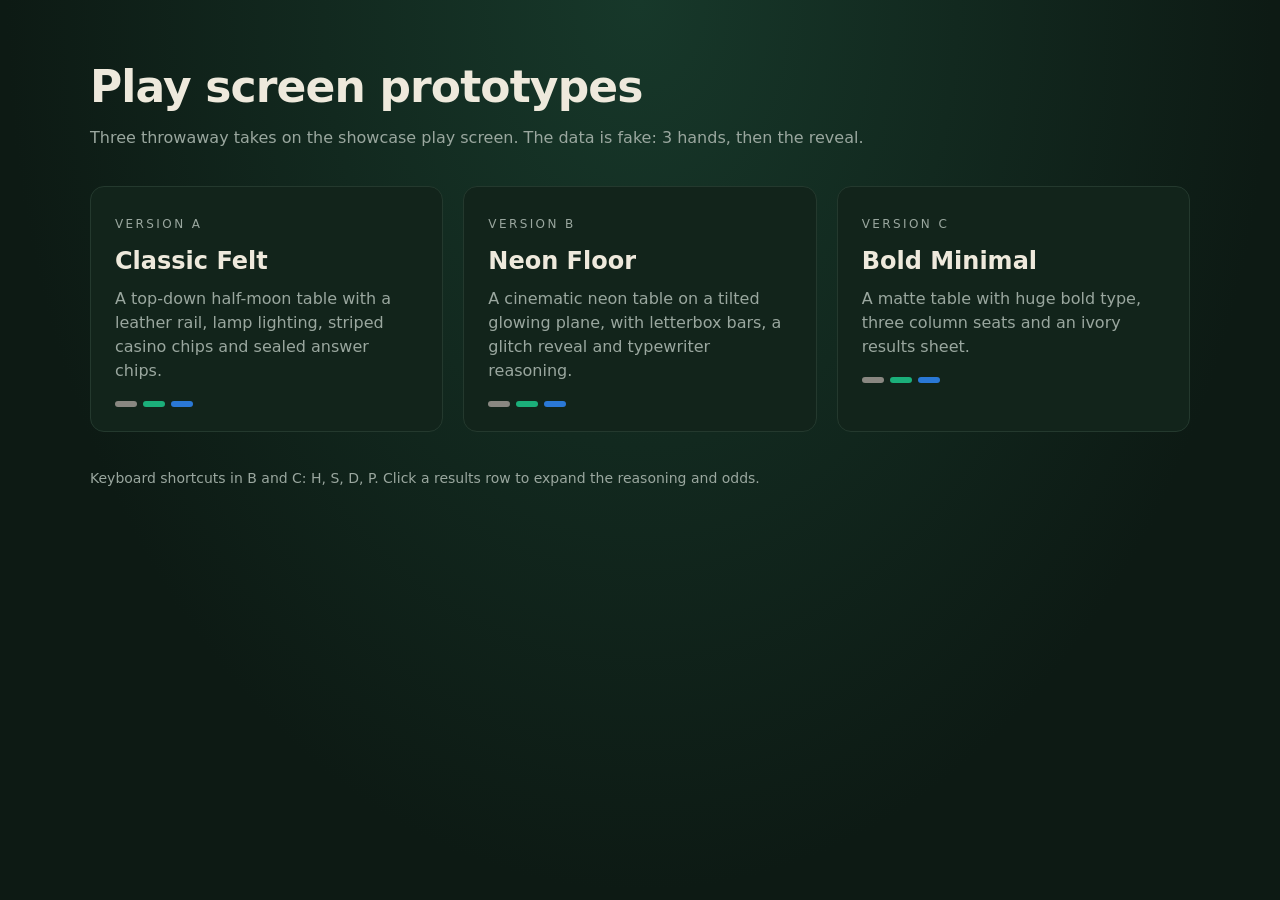
<file: demo/prototypes/index.html>
<!doctype html>
<html lang="en">
<head>
<meta charset="utf-8">
<meta name="viewport" content="width=device-width, initial-scale=1">
<title>Play Screen Prototypes</title>
<style>
  :root{--bg:#0d1a14;--fg:#eee9dc;--muted:#9aa79f;--line:#24392e;--card:#12241b;--full:#1baf7a;--you:#2a78d6;--base:#898781}
  *{box-sizing:border-box}
  body{margin:0;min-height:100vh;background:radial-gradient(ellipse at 50% 0%,#17382a,var(--bg) 70%);color:var(--fg);font:16px/1.5 system-ui,-apple-system,"Segoe UI",sans-serif;padding:6vh 16px}
  main{max-width:1100px;margin:0 auto}
  h1{font-size:clamp(28px,4vw,44px);margin:0 0 6px;letter-spacing:-.02em}
  p.lead{color:var(--muted);margin:0 0 36px}
  .grid{display:grid;grid-template-columns:repeat(auto-fit,minmax(280px,1fr));gap:20px}
  a.card{display:block;text-decoration:none;color:inherit;background:var(--card);border:1px solid var(--line);border-radius:14px;padding:24px;transition:transform .2s,border-color .2s}
  a.card:hover{transform:translateY(-3px);border-color:var(--full)}
  .tag{font-size:12px;letter-spacing:.2em;text-transform:uppercase;color:var(--muted)}
  h2{margin:8px 0 8px;font-size:24px}
  .card p{margin:0;color:var(--muted)}
  .sw{display:flex;gap:6px;margin-top:18px}
  .sw i{width:22px;height:6px;border-radius:3px}
  footer{margin-top:36px;color:var(--muted);font-size:14px}
</style>
</head>
<body>
<main>
  <h1>Play screen prototypes</h1>
  <p class="lead">Three throwaway takes on the showcase play screen. The data is fake: 3 hands, then the reveal.</p>
  <div class="grid">
    <a class="card" href="a.html"><span class="tag">Version A</span><h2>Classic Felt</h2><p>A top-down half-moon table with a leather rail, lamp lighting, striped casino chips and sealed answer chips.</p><div class="sw"><i style="background:var(--base)"></i><i style="background:var(--full)"></i><i style="background:var(--you)"></i></div></a>
    <a class="card" href="b.html"><span class="tag">Version B</span><h2>Neon Floor</h2><p>A cinematic neon table on a tilted glowing plane, with letterbox bars, a glitch reveal and typewriter reasoning.</p><div class="sw"><i style="background:var(--base)"></i><i style="background:var(--full)"></i><i style="background:var(--you)"></i></div></a>
    <a class="card" href="c.html"><span class="tag">Version C</span><h2>Bold Minimal</h2><p>A matte table with huge bold type, three column seats and an ivory results sheet.</p><div class="sw"><i style="background:var(--base)"></i><i style="background:var(--full)"></i><i style="background:var(--you)"></i></div></a>
  </div>
  <footer>Keyboard shortcuts in B and C: H, S, D, P. Click a results row to expand the reasoning and odds.</footer>
</main>
</body>
</html>
</file>
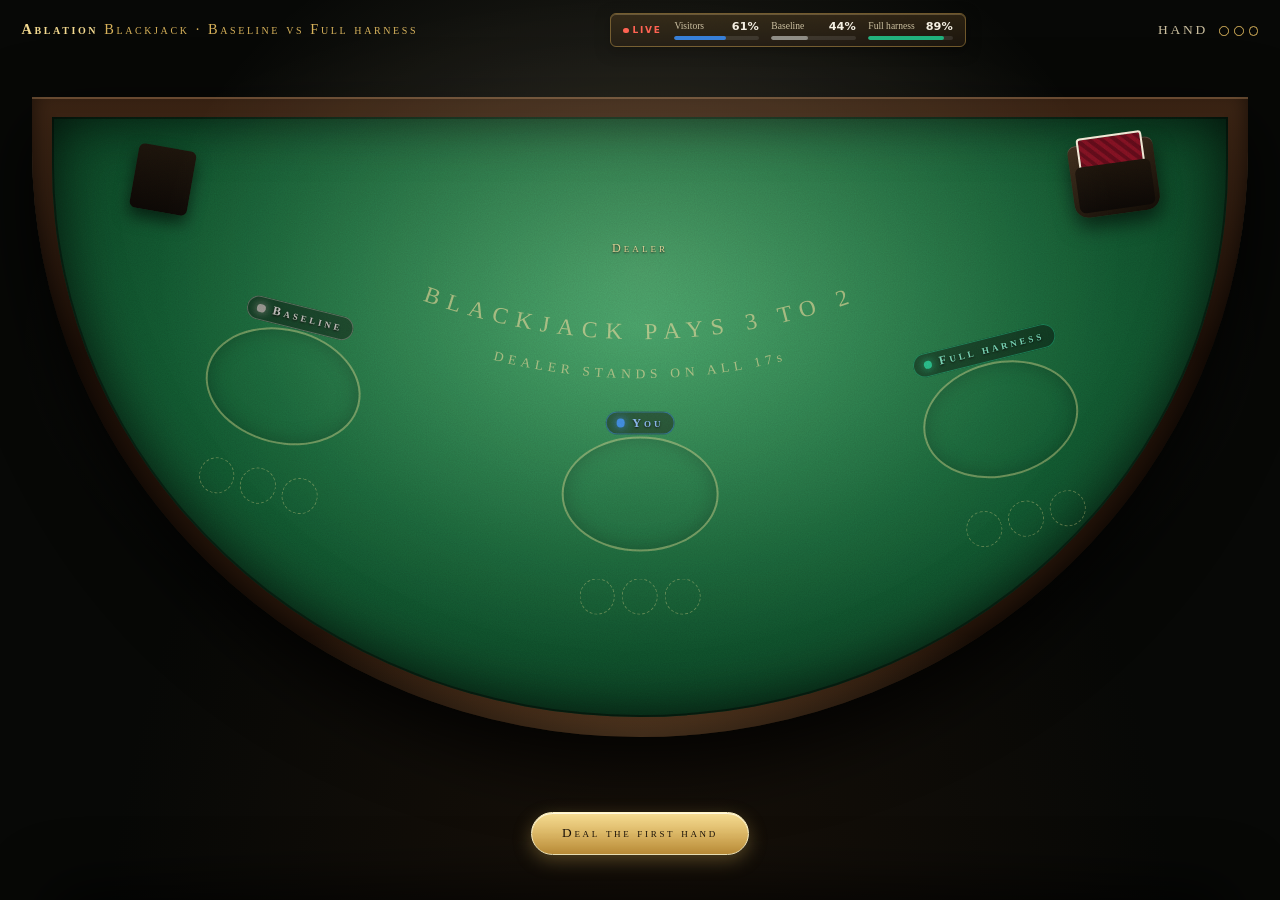
<file: demo/prototypes/a.html>
<!doctype html>
<html lang="en">
<head>
<meta charset="utf-8">
<meta name="viewport" content="width=device-width, initial-scale=1">
<title>Prototype A · Classic Felt</title>
<style>
:root{
  --base:#898781; --full:#1baf7a; --you:#2a78d6;
  --gold:#d8b25a; --gold-2:#f3d98f; --ink:#f4efe2;
  --felt-1:#2a8a52; --felt-2:#145c33; --felt-3:#0a3a1f;
  --cw:clamp(52px, 6.4vmin, 132px);
  --ch:calc(var(--cw)*1.4);
}
*{box-sizing:border-box;margin:0;padding:0}
html,body{height:100%}
body{
  background:#070806;
  color:var(--ink);
  font-family:"Iowan Old Style","Palatino Linotype",Palatino,Georgia,serif;
  overflow:hidden;
}
/* ---------- room + lighting ---------- */
.room{position:fixed;inset:0;display:grid;grid-template-rows:auto 1fr auto;
  background:
    radial-gradient(ellipse 70% 55% at 50% 38%, rgba(255,230,170,.10), transparent 70%),
    radial-gradient(ellipse at 50% 120%, #1a120a 0%, #070806 60%);
}
.lamp{position:fixed;left:50%;top:-30vh;width:120vw;height:120vh;transform:translateX(-50%);
  background:radial-gradient(ellipse 45% 50% at 50% 50%, rgba(255,236,190,.16), transparent 70%);
  pointer-events:none;z-index:5;mix-blend-mode:screen;animation:flicker 7s infinite}
@keyframes flicker{0%,100%{opacity:1}47%{opacity:.93}50%{opacity:1}52%{opacity:.96}}
header{display:flex;align-items:center;justify-content:space-between;padding:1.4vmin 2.4vmin;z-index:6}
.brand{font-variant:small-caps;letter-spacing:.18em;font-size:clamp(13px,1.6vmin,24px);color:var(--gold)}
.brand b{color:var(--gold-2);font-weight:600}
.handno{font-size:clamp(12px,1.5vmin,22px);letter-spacing:.2em;color:#cbbf9f}
.handno span{display:inline-block;width:.7em;height:.7em;border-radius:50%;border:1px solid var(--gold);margin-left:.4em;vertical-align:middle;transition:background .4s}
.handno span.on{background:var(--gold)}

/* live plaque */
.plaque{display:flex;gap:1.4vmin;align-items:center;padding:.7vmin 1.4vmin;border-radius:6px;
  background:linear-gradient(#2a2010,#17110a);border:1px solid #6d5528;box-shadow:inset 0 1px 0 rgba(255,220,150,.25),0 4px 14px rgba(0,0,0,.6);
  font-size:clamp(11px,1.25vmin,18px)}
.plaque .live{color:#ff5a4a;letter-spacing:.2em;font-weight:700;font-family:system-ui,sans-serif;font-size:.8em}
.plaque .live::before{content:"";display:inline-block;width:.6em;height:.6em;border-radius:50%;background:#ff5a4a;margin-right:.4em;animation:pulse 1.4s infinite}
@keyframes pulse{50%{opacity:.25}}
.plaque .stat{display:flex;flex-direction:column;gap:3px;min-width:7.5em}
.plaque .stat i{font-style:normal;color:#cbbf9f;font-size:.85em}
.plaque .bar{height:4px;background:rgba(255,255,255,.1);border-radius:2px;overflow:hidden}
.plaque .bar b{display:block;height:100%;border-radius:2px;transition:width 1.2s cubic-bezier(.2,.8,.2,1)}
.plaque .stat em{font-style:normal;font-family:system-ui,sans-serif;font-weight:700;font-variant-numeric:tabular-nums}

/* ---------- table ---------- */
.stage{position:relative;display:grid;place-items:center;min-height:0}
.table{position:relative;height:min(100%, 50vw);aspect-ratio:1.9/1;max-width:96vw;
  border-radius:0 0 50% 50% / 0 0 92% 92%;
  padding:2.2vmin;
  background:linear-gradient(180deg,#3b2414,#1c0f07 40%,#2b180b);
  box-shadow:0 3vmin 8vmin rgba(0,0,0,.85), inset 0 2px 0 rgba(255,200,140,.25), inset 0 -8px 20px rgba(0,0,0,.6);
}
.table::before{ /* padded leather rail sheen */
  content:"";position:absolute;inset:0;border-radius:inherit;pointer-events:none;
  background:radial-gradient(ellipse 60% 30% at 50% 100%, rgba(255,190,120,.18), transparent 70%);
}
.felt{position:relative;width:100%;height:100%;border-radius:0 0 50% 50% / 0 0 92% 92%;overflow:hidden;
  background:
    radial-gradient(ellipse 60% 70% at 50% 35%, var(--felt-1), var(--felt-2) 55%, var(--felt-3) 100%);
  box-shadow:inset 0 0 6vmin rgba(0,0,0,.75), inset 0 0 0 2px rgba(0,0,0,.4);
}
.felt::after{content:"";position:absolute;inset:0;pointer-events:none;opacity:.35;mix-blend-mode:overlay;
  background-image:url("data:image/svg+xml;utf8,<svg xmlns='http://www.w3.org/2000/svg' width='160' height='160'><filter id='n'><feTurbulence type='fractalNoise' baseFrequency='.9' numOctaves='2' stitchTiles='stitch'/><feColorMatrix values='0 0 0 0 .5  0 0 0 0 .5  0 0 0 0 .5  0 0 0 .9 0'/></filter><rect width='100%' height='100%' filter='url(%23n)'/></svg>");}
.print{position:absolute;inset:0;width:100%;height:100%;pointer-events:none}
.print text{fill:rgba(243,217,143,.55);font-family:inherit;letter-spacing:.35em}

/* dealer + shoe */
.dealer{position:absolute;left:50%;top:6%;transform:translateX(-50%);display:flex;flex-direction:column;align-items:center;gap:.8vmin}
.dealer .lbl,.seat .lbl{font-variant:small-caps;letter-spacing:.25em;font-size:clamp(11px,1.35vmin,20px);color:rgba(243,217,143,.85);text-shadow:0 1px 2px #000}
.hand{display:flex;min-height:var(--ch);min-width:calc(var(--cw)*1.7)}
.hand .card + .card{margin-left:calc(var(--cw)*-.42)}
.shoe{position:absolute;right:6%;top:4%;width:calc(var(--cw)*1.5);height:calc(var(--ch)*.9);
  transform:rotate(-8deg);border-radius:8px 8px 14px 14px;
  background:linear-gradient(160deg,#3a2a1a,#120c06);box-shadow:0 10px 20px rgba(0,0,0,.6), inset 0 1px 0 rgba(255,255,255,.15)}
.shoe::before{content:"";position:absolute;left:12%;right:12%;top:-10%;height:60%;border-radius:4px;
  background:repeating-linear-gradient(45deg,#7a1020 0 4px,#5b0b18 4px 8px);border:2px solid #f1e6d2}
.shoe::after{content:"";position:absolute;inset:30% 6% 6%;border-radius:6px;background:linear-gradient(#1b130b,#0c0805)}
.discard{position:absolute;left:7%;top:5%;width:calc(var(--cw)*1);height:calc(var(--ch)*.8);border-radius:6px;transform:rotate(10deg);
  background:linear-gradient(#1b130b,#0c0805);box-shadow:0 8px 16px rgba(0,0,0,.6)}

/* seats */
.seat{position:absolute;display:flex;flex-direction:column;align-items:center;gap:.9vmin;transform:translate(-50%,-50%)}
.seat.baseline{left:17%;top:50%;rotate:14deg}
.seat.you{left:50%;top:66%}
.seat.full{left:83%;top:50%;rotate:-14deg}
.ring{position:relative;padding:1.2vmin 1.6vmin;border-radius:50%;}
.ring::before{content:"";position:absolute;inset:-6% -12%;border-radius:50%;border:2px solid rgba(243,217,143,.35);box-shadow:inset 0 0 20px rgba(0,0,0,.25)}
.seat .lbl b{color:color-mix(in srgb,var(--c),#fff 35%)}
.seat.baseline{--c:var(--base)} .seat.full{--c:var(--full)} .seat.you{--c:var(--you)}
.seat .name{display:flex;align-items:center;gap:.6em;background:rgba(0,0,0,.45);padding:.35em .9em;border-radius:999px;box-shadow:inset 0 0 0 1px color-mix(in srgb,var(--c),transparent 50%)}
.seat .name::before{content:"";width:.7em;height:.7em;border-radius:50%;background:var(--c);box-shadow:0 0 10px var(--c)}
.think{height:1.6em;font-family:system-ui,sans-serif;font-size:clamp(10px,1.2vmin,17px);color:#e9e2cc;opacity:0;transition:opacity .3s}
.think.on{opacity:1}
.think .dots i{display:inline-block;width:.45em;height:.45em;border-radius:50%;background:var(--c);margin:0 .12em;animation:bob 1s infinite}
.think .dots i:nth-child(2){animation-delay:.15s}.think .dots i:nth-child(3){animation-delay:.3s}
@keyframes bob{50%{transform:translateY(-.4em);opacity:.5}}
.rail{display:flex;gap:.8vmin}
.slot{position:relative;width:calc(var(--cw)*.62);height:calc(var(--cw)*.62);border-radius:50%;border:1px dashed rgba(243,217,143,.3);perspective:600px}

/* ---------- cards ---------- */
.card{position:relative;width:var(--cw);height:var(--ch);perspective:900px;flex:none;filter:drop-shadow(0 6px 8px rgba(0,0,0,.5))}
.card .in{position:absolute;inset:0;transform-style:preserve-3d;transition:transform .6s cubic-bezier(.3,.7,.2,1)}
.card.down .in{transform:rotateY(180deg)}
.face{position:absolute;inset:0;border-radius:calc(var(--cw)*.08);backface-visibility:hidden;-webkit-backface-visibility:hidden;overflow:hidden}
.front{background:linear-gradient(160deg,#fffdf7,#efe8d8);color:#16130f;border:1px solid #d9cfb8}
.front.red{color:#b3151f}
.front .cn{position:absolute;display:flex;flex-direction:column;align-items:center;line-height:.95;font-weight:700;font-size:calc(var(--cw)*.24);font-family:Georgia,serif}
.front .cn small{font-size:.8em}
.front .tl{left:7%;top:5%}.front .br{right:7%;bottom:5%;transform:rotate(180deg)}
.front .pip{position:absolute;inset:0;display:grid;place-items:center;font-size:calc(var(--cw)*.62)}
.front .court{position:absolute;inset:22% 20%;border:1.5px solid currentColor;border-radius:4px;display:grid;place-items:center;font-size:calc(var(--cw)*.42);font-weight:700;
  background:repeating-linear-gradient(135deg,rgba(216,178,90,.18) 0 3px,transparent 3px 7px)}
.back{transform:rotateY(180deg);background:#7a1020;border:calc(var(--cw)*.05) solid #f6efe0;
  background-image:repeating-linear-gradient(45deg,rgba(255,255,255,.12) 0 2px,transparent 2px 7px),repeating-linear-gradient(-45deg,rgba(255,255,255,.12) 0 2px,transparent 2px 7px)}
.back::after{content:"";position:absolute;inset:12%;border:1px solid rgba(255,220,160,.6);border-radius:4px}

/* ---------- chips ---------- */
.chip{--chip:#c33;position:relative;width:clamp(64px,10vmin,150px);aspect-ratio:1;border-radius:50%;border:none;cursor:pointer;
  font:700 clamp(11px,1.6vmin,22px)/1 system-ui,sans-serif;letter-spacing:.08em;color:#fff;text-transform:uppercase;
  background:
    radial-gradient(circle,var(--chip) 0 52%,transparent 53%),
    repeating-conic-gradient(#fff 0 10deg,var(--chip) 10deg 30deg);
  box-shadow:0 0 0 3px rgba(0,0,0,.35),0 8px 0 -1px color-mix(in srgb,var(--chip),#000 45%),0 14px 20px rgba(0,0,0,.6),inset 0 0 0 calc(clamp(64px,10vmin,150px)*.09) var(--chip);
  transition:transform .18s, box-shadow .18s, opacity .3s, filter .3s}
.chip span{position:relative;display:grid;place-items:center;width:62%;height:62%;margin:auto;border-radius:50%;border:2px dashed rgba(255,255,255,.55);text-shadow:0 1px 2px rgba(0,0,0,.5)}
.chip:hover{transform:translateY(-6px) rotate(-8deg)}
.chip:active{transform:translateY(2px)}
.chip:disabled{opacity:.25;cursor:default;transform:none;filter:grayscale(.6)}
.chip.hit{--chip:#b42332}.chip.stand{--chip:#2b3e8f}.chip.double{--chip:#c38a1c}.chip.split{--chip:#5a2a87}
.controls{display:flex;justify-content:center;align-items:center;gap:2.4vmin;padding:1.6vmin 0 2.4vmin;z-index:6;min-height:calc(clamp(64px,10vmin,150px) + 4vmin)}
.cta{font:600 clamp(13px,1.8vmin,26px)/1 inherit;font-family:inherit;letter-spacing:.2em;font-variant:small-caps;color:#1b1208;cursor:pointer;
  padding:1.4vmin 3.4vmin;border-radius:999px;border:1px solid #fff3c4;
  background:linear-gradient(#f6dd93,#c8973c);box-shadow:0 6px 18px rgba(216,178,90,.35),inset 0 1px 0 #fff8dd;transition:transform .2s}
.cta:hover{transform:translateY(-2px) scale(1.03)}
.hide{display:none!important}
.mini-chip{position:absolute;inset:0;border-radius:50%;display:grid;place-items:center;font:700 calc(var(--cw)*.095)/1 system-ui,sans-serif;color:#fff;letter-spacing:.05em;text-transform:uppercase;
  background:radial-gradient(circle,var(--chip) 0 55%,transparent 56%),repeating-conic-gradient(#fff 0 12deg,var(--chip) 12deg 36deg);
  box-shadow:0 4px 8px rgba(0,0,0,.5)}
.sealed{position:absolute;inset:0;transform-style:preserve-3d;transition:transform .7s cubic-bezier(.3,.7,.2,1)}
.sealed > div{position:absolute;inset:0;border-radius:50%;backface-visibility:hidden;-webkit-backface-visibility:hidden}
.sealed .s-back{background:radial-gradient(circle,#2a1a0c 0 55%,transparent 56%),repeating-conic-gradient(var(--gold) 0 12deg,#3a2614 12deg 36deg);box-shadow:0 4px 8px rgba(0,0,0,.5);display:grid;place-items:center;color:var(--gold);font-size:calc(var(--cw)*.2)}
.sealed .s-front{transform:rotateY(180deg)}
.sealed.open{transform:rotateY(180deg)}
.mark{position:absolute;right:-18%;top:-18%;width:46%;height:46%;border-radius:50%;display:grid;place-items:center;font:900 calc(var(--cw)*.2)/1 system-ui,sans-serif;color:#fff;
  transform:scale(0);transition:transform .45s cubic-bezier(.2,1.8,.4,1);z-index:3;box-shadow:0 2px 6px rgba(0,0,0,.6)}
.mark.ok{background:#1baf7a}.mark.no{background:#c8323c}
.mark.on{transform:scale(1)}

/* banner */
.banner{position:fixed;left:50%;top:42%;transform:translate(-50%,-50%) scale(.6);opacity:0;z-index:20;pointer-events:none;
  font-size:clamp(28px,7vmin,120px);letter-spacing:.3em;font-variant:small-caps;color:var(--gold-2);
  text-shadow:0 0 30px rgba(216,178,90,.6),0 4px 0 #3b2414;transition:all .6s cubic-bezier(.2,.9,.2,1);white-space:nowrap}
.banner.on{opacity:1;transform:translate(-50%,-50%) scale(1)}

/* ---------- results ---------- */
.scrim{position:fixed;inset:0;background:rgba(0,0,0,.55);backdrop-filter:blur(3px);opacity:0;pointer-events:none;transition:opacity .6s;z-index:28}
.scrim.on{opacity:1;pointer-events:auto}
.results{position:fixed;left:50%;bottom:0;width:min(1180px,96vw);max-height:88vh;overflow:auto;z-index:30;
  transform:translate(-50%,105%);transition:transform .9s cubic-bezier(.2,.85,.2,1);
  background:linear-gradient(#1a3a26,#0e2416);border:1px solid #6d5528;border-bottom:none;border-radius:18px 18px 0 0;
  box-shadow:0 -20px 60px rgba(0,0,0,.7), inset 0 1px 0 rgba(243,217,143,.3);padding:2.6vmin 3vmin 3vmin}
.results.on{transform:translate(-50%,0)}
.results h2{font-variant:small-caps;letter-spacing:.25em;color:var(--gold);font-weight:400;font-size:clamp(16px,2.2vmin,32px)}
.score{display:flex;flex-wrap:wrap;gap:3vmin;margin:1.4vmin 0 2vmin;font-size:clamp(16px,2.6vmin,40px)}
.score div{display:flex;align-items:baseline;gap:.4em}
.score b{font-family:system-ui,sans-serif;font-size:1.5em;font-variant-numeric:tabular-nums}
.res-grid{display:grid;grid-template-columns:1fr minmax(200px,280px);gap:2.4vmin}
table{width:100%;border-collapse:collapse;font-size:clamp(12px,1.55vmin,22px)}
th{font-weight:400;font-variant:small-caps;letter-spacing:.15em;color:#cbbf9f;text-align:left;padding:.8vmin 1vmin;border-bottom:1px solid rgba(243,217,143,.3)}
td{padding:1.1vmin 1vmin;border-bottom:1px solid rgba(243,217,143,.12)}
tr.row{cursor:pointer;transition:background .2s}
tr.row:hover{background:rgba(243,217,143,.07)}
tr.row td:first-child::before{content:"▸";display:inline-block;margin-right:.6em;color:var(--gold);transition:transform .3s}
tr.row.open td:first-child::before{transform:rotate(90deg)}
.minicards{display:inline-flex;gap:3px;vertical-align:middle;font-family:system-ui,sans-serif;font-weight:700}
.minicards span{background:#f7f1e3;color:#16130f;border-radius:3px;padding:.15em .3em;font-size:.85em}
.minicards span.r{color:#b3151f}
.minicards em{font-style:normal;color:#cbbf9f;margin:0 .3em;font-size:.85em;align-self:center}
.act{font-family:system-ui,sans-serif;font-weight:600}
.act.ok::after{content:" ✓";color:#3fdc9c}.act.no::after{content:" ✗";color:#ff6a6a}
.act.inv{color:#ff9a8a;font-style:italic}
td.basic{color:var(--gold-2);font-family:system-ui,sans-serif;font-weight:600}
tr.detail td{padding:0;border:none}
.detail-in{display:grid;grid-template-rows:0fr;transition:grid-template-rows .5s cubic-bezier(.2,.8,.2,1)}
tr.detail.open .detail-in{grid-template-rows:1fr}
.detail-in > div{overflow:hidden}
.dgrid{display:grid;grid-template-columns:1fr 1fr 1fr;gap:1.6vmin;padding:1.4vmin 1vmin 2vmin}
.why{background:rgba(0,0,0,.25);border-radius:10px;padding:1.2vmin 1.4vmin;border-left:3px solid var(--c);font-size:.92em;line-height:1.45}
.why h4{font-variant:small-caps;letter-spacing:.15em;color:var(--c);font-weight:600;margin-bottom:.5em}
.odds h4{color:var(--gold)}
.dist{display:grid;grid-template-columns:auto 1fr auto;gap:.35em .6em;align-items:center;font-family:system-ui,sans-serif;font-size:.85em;margin-top:.6em}
.dist .b{height:.7em;background:rgba(255,255,255,.08);border-radius:2px;overflow:hidden}
.dist .b i{display:block;height:100%;background:var(--full);width:0;transition:width .9s cubic-bezier(.2,.8,.2,1)}
.dist .b i.bust{background:#c8323c}
.bustbig{font-family:system-ui,sans-serif;font-size:1.8em;font-weight:800;color:#ff8a7a}
.board{background:linear-gradient(#2a2010,#17110a);border:1px solid #6d5528;border-radius:12px;padding:1.6vmin;align-self:start}
.board h3{font-variant:small-caps;letter-spacing:.2em;font-weight:400;color:var(--gold);font-size:clamp(13px,1.6vmin,22px);margin-bottom:1vmin;display:flex;justify-content:space-between}
.board .r{margin:1.2vmin 0}
.board .r div{display:flex;justify-content:space-between;font-size:clamp(12px,1.45vmin,20px)}
.board .r b{font-family:system-ui,sans-serif}
.board .bar{height:8px;background:rgba(255,255,255,.08);border-radius:4px;margin-top:4px;overflow:hidden}
.board .bar i{display:block;height:100%;width:0;border-radius:4px;transition:width 1.4s cubic-bezier(.2,.8,.2,1)}
.board small{color:#a99c7c;font-size:clamp(10px,1.15vmin,16px)}
.again{margin-top:2vmin;width:100%}
@media (max-aspect-ratio:4/3){ .res-grid{grid-template-columns:1fr} .dgrid{grid-template-columns:1fr} }
</style>
</head>
<body>
<div class="lamp"></div>
<div class="room">
  <header>
    <div class="brand"><b>Ablation</b> Blackjack · Baseline vs Full harness</div>
    <div class="plaque" id="plaque"></div>
    <div class="handno" id="handno">HAND <span></span><span></span><span></span></div>
  </header>

  <div class="stage">
    <div class="table" id="table">
      <div class="felt">
        <svg class="print" viewBox="0 0 1900 1000" preserveAspectRatio="none">
          <defs>
            <path id="arc1" d="M 470 250 Q 950 490 1430 250"/>
            <path id="arc2" d="M 480 315 Q 950 555 1420 315"/>
          </defs>
          <text font-size="38"><textPath href="#arc1" startOffset="50%" text-anchor="middle">BLACKJACK PAYS 3 TO 2</textPath></text>
          <text font-size="22"><textPath href="#arc2" startOffset="50%" text-anchor="middle">DEALER STANDS ON ALL 17s</textPath></text>
        </svg>
        <div class="discard"></div>
        <div class="shoe" id="shoe"></div>
        <div class="dealer"><div class="hand" id="dealerHand"></div><div class="lbl">Dealer</div></div>

        <div class="seat baseline" data-seat="baseline">
          <div class="lbl name"><b>Baseline</b></div>
          <div class="ring"><div class="hand" id="h-baseline"></div></div>
          <div class="think" id="t-baseline"><span class="dots"><i></i><i></i><i></i></span> deciding</div>
          <div class="rail" id="r-baseline"><div class="slot"></div><div class="slot"></div><div class="slot"></div></div>
        </div>
        <div class="seat you" data-seat="you">
          <div class="lbl name"><b>You</b></div>
          <div class="ring"><div class="hand" id="h-you"></div></div>
          <div class="think" id="t-you" style="opacity:0"></div>
          <div class="rail" id="r-you"><div class="slot"></div><div class="slot"></div><div class="slot"></div></div>
        </div>
        <div class="seat full" data-seat="full">
          <div class="lbl name"><b>Full harness</b></div>
          <div class="ring"><div class="hand" id="h-full"></div></div>
          <div class="think" id="t-full"><span class="dots"><i></i><i></i><i></i></span> deciding</div>
          <div class="rail" id="r-full"><div class="slot"></div><div class="slot"></div><div class="slot"></div></div>
        </div>
      </div>
    </div>
  </div>

  <div class="controls" id="controls">
    <button class="cta" id="dealBtn">Deal the first hand</button>
    <button class="chip hit hide" data-a="Hit"><span>Hit</span></button>
    <button class="chip stand hide" data-a="Stand"><span>Stand</span></button>
    <button class="chip double hide" data-a="Double"><span>Double</span></button>
    <button class="chip split hide" data-a="Split"><span>Split</span></button>
    <button class="cta hide" id="nextBtn">Next hand</button>
    <button class="cta hide" id="revealBtn">Reveal the table</button>
  </div>
</div>

<div class="banner" id="banner">The Reveal</div>
<div class="scrim" id="scrim"></div>
<section class="results" id="results">
  <h2>Results · three hands</h2>
  <div class="score" id="score"></div>
  <div class="res-grid">
    <div><table><thead><tr><th>Hand</th><th>You</th><th>Baseline</th><th>Full harness</th><th>Basic strategy</th></tr></thead><tbody id="rows"></tbody></table></div>
    <aside class="board" id="board"></aside>
  </div>
</section>

<script>
/* ---------- fake data (3 hands) ---------- */
const HANDS = [
  { player:[["10","♠"],["6","♥"]], up:["10","♦"], hole:["7","♣"], label:"Hard 16 vs 10", basic:"Hit",
    baseline:{action:"Stand", text:"I have 16, which is a weak hand. If I hit, any card 6 or higher busts me. The dealer might bust too, so standing is the safer play. Action: STAND"},
    full:{action:"Hit", text:"The probability tool puts my bust chance at 61.5% if I hit, but standing on 16 only wins when the dealer busts, and with a 10 up that happens just 22.7% of the time. Strategy information: hit hard 12–16 against 7 or higher. Self-check: agrees. Action: HIT"},
    odds:{bust:61.5, dealer:{"17":12.4,"18":12.3,"19":12.3,"20":36.8,"21":3.5,"Bust":22.7}} },
  { player:[["8","♣"],["8","♦"]], up:["6","♠"], hole:["K","♥"], label:"Pair of 8s vs 6", basic:"Split",
    baseline:{action:"Split", text:"A pair of 8s makes 16, the worst total. Splitting gives me two hands that start at 8 against a weak dealer 6. Action: SPLIT"},
    full:{action:"Split", text:"Always split 8s. The dealer's 6 busts 42.3% of the time, so two hands starting from 8 beat one stiff 16. Bust chance if I hit instead: 61.5%. Self-check: consistent with the strategy information. Action: SPLIT"},
    odds:{bust:61.5, dealer:{"17":16.5,"18":10.6,"19":10.7,"20":10.2,"21":9.7,"Bust":42.3}} },
  { player:[["A","♥"],["7","♣"]], up:["3","♥"], hole:["9","♠"], label:"Soft 18 vs 3", basic:"Double",
    baseline:{action:null, text:"Soft 18 is a pretty good hand. I could stand, but the dealer has a 3, so there is some chance they make a strong hand. I think the best move depends on the casino rules and how I feel about risk."},
    full:{action:"Double", text:"Soft 18 cannot bust on one card: bust chance 0%. The dealer's 3 busts 37.2% of the time. Strategy information: double soft 17–18 against 3–6 when allowed. Self-check: doubling adds value at zero bust risk. Action: DOUBLE"},
    odds:{bust:0, dealer:{"17":13.1,"18":13.4,"19":12.6,"20":12.1,"21":11.6,"Bust":37.2}} },
];
const BOARD = { deals:141, visitors:61.0, baseline:44.0, full:89.4 };

/* ---------- helpers ---------- */
const $ = s => document.querySelector(s), $$ = s => [...document.querySelectorAll(s)];
const wait = ms => new Promise(r => setTimeout(r, ms));
const red = s => s==="♥"||s==="♦";
function cardEl([r,s], down=true){
  const c = document.createElement("div"); c.className = "card" + (down?" down":"");
  const court = ["J","Q","K"].includes(r);
  c.innerHTML = `<div class="in"><div class="face front ${red(s)?"red":""}">
      <div class="cn tl">${r}<small>${s}</small></div>
      ${court?`<div class="court">${r}</div>`:`<div class="pip">${s}</div>`}
      <div class="cn br">${r}<small>${s}</small></div></div>
    <div class="face back"></div></div>`;
  return c;
}
function flyFrom(el, fromEl, {dur=620, delay=0, spin=-25}={}){
  const a = fromEl.getBoundingClientRect(), b = el.getBoundingClientRect();
  let dx = a.left + a.width/2 - (b.left + b.width/2), dy = a.top + a.height/2 - (b.top + b.height/2);
  const seat = el.closest(".seat"), ang = seat ? -(parseFloat(getComputedStyle(seat).rotate)||0)*Math.PI/180 : 0;
  [dx, dy] = [dx*Math.cos(ang) - dy*Math.sin(ang), dx*Math.sin(ang) + dy*Math.cos(ang)];
  return el.animate([
    {transform:`translate(${dx}px,${dy}px) rotate(${spin}deg) scale(.7)`, opacity:.0},
    {opacity:1, offset:.15},
    {transform:"translate(0,0) rotate(0) scale(1)", opacity:1}
  ], {duration:dur, delay, easing:"cubic-bezier(.15,.75,.25,1)", fill:"backwards"}).finished;
}
async function deal(card, target, delay, faceUp=true){
  target.appendChild(card);
  await flyFrom(card, $("#shoe"), {delay});
  if(faceUp){ card.classList.remove("down"); }
}
const correct = (a, h) => a === h.basic;
const fmt = a => a ?? "invalid";

/* ---------- state ---------- */
let idx = -1, picks = [];
const chips = $$(".chip");

function renderPlaque(extra){
  const v = extra ?? BOARD.visitors;
  $("#plaque").innerHTML = `<span class="live">LIVE</span>` + [["Visitors",v,"var(--you)"],["Baseline",BOARD.baseline,"var(--base)"],["Full harness",BOARD.full,"var(--full)"]]
    .map(([n,p,c])=>`<div class="stat"><div style="display:flex;justify-content:space-between"><i>${n}</i><em>${p.toFixed(0)}%</em></div><div class="bar"><b style="width:${p}%;background:${c}"></b></div></div>`).join("");
}
renderPlaque();

async function clearTable(){
  const cards = $$(".card");
  const disc = $(".discard").getBoundingClientRect();
  await Promise.all(cards.map((c,i)=>{
    const b = c.getBoundingClientRect();
    return c.animate([{transform:"none",opacity:1},{transform:`translate(${disc.left-b.left}px,${disc.top-b.top}px) rotate(${200+i*7}deg) scale(.6)`,opacity:0}],
      {duration:520, delay:i*40, easing:"cubic-bezier(.5,0,.75,0)", fill:"forwards"}).finished;
  }));
  cards.forEach(c=>c.remove());
}

async function playHand(){
  idx++;
  $$("#handno span").forEach((s,i)=>s.classList.toggle("on", i<=idx));
  const h = HANDS[idx];
  const seats = ["baseline","you","full"];
  // deal order like a real table: one card to each seat, dealer up, second card to each seat, dealer hole
  let t = 0;
  const jobs = [];
  for(let round=0; round<2; round++){
    for(const s of seats){ jobs.push(deal(cardEl(h.player[round]), $("#h-"+s), t)); t += 230; }
    jobs.push(deal(cardEl(round===0?h.up:h.hole), $("#dealerHand"), t, round===0)); t += 230;
  }
  await Promise.all(jobs);
  // agents deliberate
  $("#t-baseline").classList.add("on"); $("#t-full").classList.add("on");
  chips.forEach(c=>{ c.classList.remove("hide"); c.disabled = (c.dataset.a==="Split" && h.player[0][0]!==h.player[1][0]); });
  chips.forEach((c,i)=>c.animate([{transform:"translateY(40px) scale(.6)",opacity:0},{transform:"none",opacity:1}],{duration:450,delay:i*70,easing:"cubic-bezier(.2,1.4,.4,1)",fill:"backwards"}));
  for(const [s,d] of [["baseline",900],["full",1500]]){
    setTimeout(()=>{ $("#t-"+s).classList.remove("on"); placeSealed(s, idx); }, d);
  }
}
function placeSealed(seat, i){
  const slot = $("#r-"+seat).children[i];
  const h = HANDS[i], a = h[seat].action;
  slot.innerHTML = `<div class="sealed"><div class="s-back">?</div><div class="s-front"><div class="mini-chip" style="--chip:${seat==="full"?"#138a5f":"#6d6b66"}">${a ?? "—"}</div></div></div><div class="mark"></div>`;
  flyFrom(slot.firstChild, $("#h-"+seat), {dur:500, spin:0});
}
const CHIPCOL = {Hit:"#b42332",Stand:"#2b3e8f",Double:"#c38a1c",Split:"#5a2a87"};
chips.forEach(btn=>btn.addEventListener("click", async ()=>{
  if(btn.disabled) return;
  const a = btn.dataset.a; picks[idx] = a;
  chips.forEach(c=>c.disabled = true);
  const slot = $("#r-you").children[idx];
  slot.innerHTML = `<div class="mini-chip" style="--chip:${CHIPCOL[a]}">${a}</div><div class="mark"></div>`;
  await flyFrom(slot.firstChild, btn, {dur:650, spin:360});
  chips.forEach(c=>c.classList.add("hide"));
  (idx<2 ? $("#nextBtn") : $("#revealBtn")).classList.remove("hide");
}));

$("#dealBtn").onclick = ()=>{ $("#dealBtn").classList.add("hide"); playHand(); };
$("#nextBtn").onclick = async ()=>{ $("#nextBtn").classList.add("hide"); await clearTable(); playHand(); };
$("#revealBtn").onclick = async ()=>{
  $("#revealBtn").classList.add("hide");
  $("#banner").classList.add("on"); await wait(1100); $("#banner").classList.remove("on"); await wait(300);
  for(let i=0;i<3;i++){
    for(const s of ["you","baseline","full"]){
      const slot = $("#r-"+s).children[i];
      const sealed = slot.querySelector(".sealed"); if(sealed) sealed.classList.add("open");
      await wait(s==="you"?120:420);
      const a = s==="you" ? picks[i] : HANDS[i][s].action;
      const m = slot.querySelector(".mark"); m.className = "mark on " + (correct(a,HANDS[i])?"ok":"no"); m.textContent = correct(a,HANDS[i])?"✓":"✗";
    }
    await wait(250);
  }
  await wait(700);
  showResults();
};

function showResults(){
  const sc = s => HANDS.filter((h,i)=>correct(s==="you"?picks[i]:h[s].action,h)).length;
  const you = sc("you"), b = sc("baseline"), f = sc("full");
  $("#score").innerHTML = `<div style="color:var(--you)">You <b>${you}/3</b></div><div style="color:var(--base)">Baseline <b>${b}/3</b></div><div style="color:var(--full)">Full harness <b>${f}/3</b></div>`;
  const mini = h => `<span class="minicards">${h.player.map(([r,s])=>`<span class="${red(s)?"r":""}">${r}${s}</span>`).join("")}<em>vs</em><span class="${red(h.up[1])?"r":""}">${h.up[0]}${h.up[1]}</span></span>`;
  const cell = (a,h) => a ? `<span class="act ${correct(a,h)?"ok":"no"}">${a}</span>` : `<span class="act no inv">invalid</span>`;
  $("#rows").innerHTML = HANDS.map((h,i)=>`
    <tr class="row" data-i="${i}"><td>${mini(h)}</td><td>${cell(picks[i],h)}</td><td>${cell(h.baseline.action,h)}</td><td>${cell(h.full.action,h)}</td><td class="basic">${h.basic}</td></tr>
    <tr class="detail" id="d${i}"><td colspan="5"><div class="detail-in"><div><div class="dgrid">
      <div class="why" style="--c:var(--base)"><h4>Baseline · ${fmt(h.baseline.action)}</h4>${h.baseline.text}</div>
      <div class="why" style="--c:var(--full)"><h4>Full harness · ${h.full.action}</h4>${h.full.text}</div>
      <div class="why odds" style="--c:var(--gold)"><h4>Odds the full harness saw</h4>
        Bust chance if you hit <div class="bustbig">${h.odds.bust.toFixed(1)}%</div>
        Dealer final total (${h.up[0]} up)
        <div class="dist">${Object.entries(h.odds.dealer).map(([k,v])=>`<span>${k}</span><span class="b"><i class="${k==="Bust"?"bust":""}" data-w="${v*2}"></i></span><span>${v.toFixed(1)}%</span>`).join("")}</div>
      </div></div></div></div></td></tr>`).join("");
  $$("tr.row").forEach(r=>r.onclick=()=>{
    const d = $("#d"+r.dataset.i), open = !d.classList.contains("open");
    d.classList.toggle("open", open); r.classList.toggle("open", open);
    d.querySelectorAll(".dist i").forEach(i=>i.style.width = open ? Math.min(100,i.dataset.w)+"%" : "0");
  });
  const nv = (BOARD.visitors*BOARD.deals/100 + you) / (BOARD.deals+3) * 100;
  $("#board").innerHTML = `<h3><span>Live board</span><span class="live" style="color:#ff5a4a;font-family:system-ui;font-size:.7em;letter-spacing:.2em">● LIVE</span></h3>
    ${[["Visitors",nv,"var(--you)"],["Baseline",BOARD.baseline,"var(--base)"],["Full harness",BOARD.full,"var(--full)"]].map(([n,p,c])=>`<div class="r"><div><span>${n}</span><b>${p.toFixed(1)}%</b></div><div class="bar"><i style="background:${c}" data-w="${p}"></i></div></div>`).join("")}
    <small>Correct first decisions over ${BOARD.deals+3} deals visitors played</small>
    <button class="cta again" id="again">Play again</button>`;
  $("#scrim").classList.add("on"); $("#results").classList.add("on");
  setTimeout(()=>{ $$("#board .bar i").forEach(i=>i.style.width=i.dataset.w+"%"); renderPlaque(nv); }, 700);
  $("#again").onclick = ()=>location.reload();
}
</script>
</body>
</html>
</file>
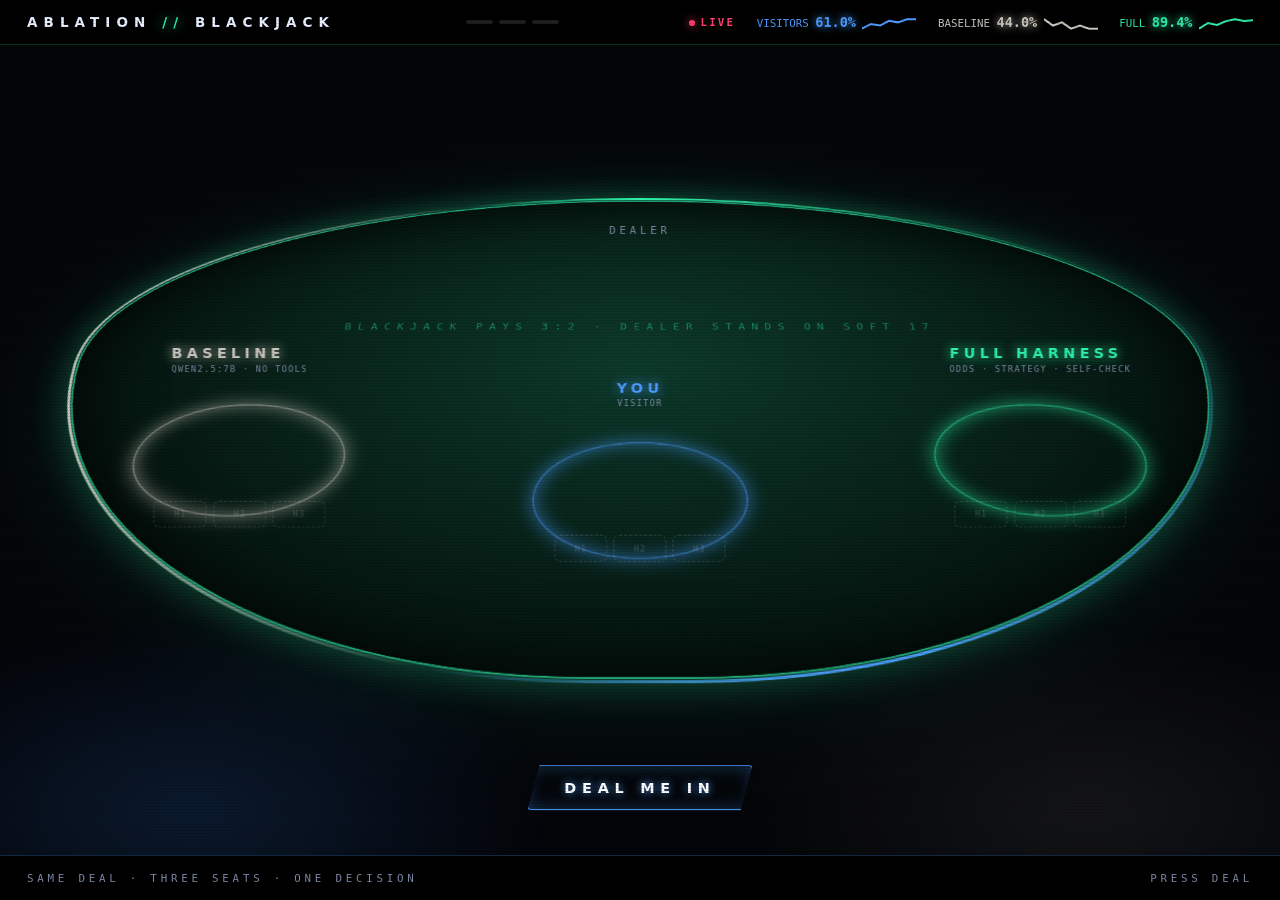
<file: demo/prototypes/b.html>
<!doctype html>
<html lang="en">
<head>
<meta charset="utf-8">
<meta name="viewport" content="width=device-width, initial-scale=1">
<title>Prototype B · Neon Floor</title>
<style>
:root{
  --base:#898781; --full:#1baf7a; --you:#2a78d6;
  --you-glow:#4d9bff; --full-glow:#2ef0a8; --base-glow:#c9c6bd;
  --bg:#040509; --ink:#e8f0ff; --dim:#7d8aa6;
  --cw:clamp(50px, 6.2vmin, 128px);
  --ch:calc(var(--cw)*1.4);
  --mono:ui-monospace,"SF Mono",Menlo,Consolas,monospace;
  --sans:"Avenir Next Condensed","Helvetica Neue",Arial Narrow,system-ui,sans-serif;
}
*{box-sizing:border-box;margin:0;padding:0}
html,body{height:100%}
body{background:var(--bg);color:var(--ink);font-family:var(--sans);overflow:hidden}
.bg{position:fixed;inset:0;pointer-events:none;
  background:
    radial-gradient(ellipse 50% 40% at 50% 45%, rgba(27,175,122,.18), transparent 70%),
    radial-gradient(ellipse 40% 30% at 15% 90%, rgba(42,120,214,.18), transparent 70%),
    radial-gradient(ellipse 40% 30% at 85% 90%, rgba(137,135,129,.12), transparent 70%)}
.floor{position:fixed;left:-50%;right:-50%;bottom:-10%;height:55%;pointer-events:none;opacity:.35;
  transform:perspective(600px) rotateX(70deg);transform-origin:50% 100%;
  background-image:linear-gradient(rgba(46,240,168,.35) 1px,transparent 1px),linear-gradient(90deg,rgba(46,240,168,.35) 1px,transparent 1px);
  background-size:60px 60px;animation:floor 6s linear infinite;
  mask-image:linear-gradient(transparent,#000 60%)}
@keyframes floor{to{background-position:0 60px}}
.scan{position:fixed;inset:0;pointer-events:none;z-index:50;opacity:.25;
  background:repeating-linear-gradient(0deg,rgba(0,0,0,.4) 0 1px,transparent 1px 3px)}
.letterbox{position:fixed;left:0;right:0;height:5vh;background:#000;z-index:40;display:flex;align-items:center;justify-content:space-between;padding:0 3vmin}
.letterbox.top{top:0;border-bottom:1px solid rgba(46,240,168,.25)}
.letterbox.bot{bottom:0;border-top:1px solid rgba(77,155,255,.25)}
.title{font-weight:700;letter-spacing:.45em;font-size:clamp(11px,1.5vmin,20px);text-transform:uppercase}
.title em{font-style:normal;color:var(--full-glow);text-shadow:0 0 12px var(--full-glow)}
.prog{display:flex;gap:6px}
.prog i{width:clamp(22px,3vmin,46px);height:4px;background:rgba(255,255,255,.12);border-radius:2px;transition:all .5s}
.prog i.on{background:var(--you-glow);box-shadow:0 0 10px var(--you-glow)}
.ticker{display:flex;align-items:center;gap:2.4vmin;font-family:var(--mono);font-size:clamp(10px,1.2vmin,16px);color:var(--dim)}
.ticker .live{color:#ff3d6e;font-weight:700;letter-spacing:.2em}
.ticker .live::before{content:"";display:inline-block;width:.55em;height:.55em;border-radius:50%;background:#ff3d6e;box-shadow:0 0 10px #ff3d6e;margin-right:.5em;animation:blink 1s steps(2) infinite}
@keyframes blink{50%{opacity:.2}}
.ticker b{color:var(--c);text-shadow:0 0 8px var(--c);font-size:1.25em}
.ticker .spark{display:inline-block;width:5em;height:1.1em;vertical-align:middle}

/* ---------- table ---------- */
.stage{position:fixed;left:0;right:0;top:5vh;bottom:5vh}
.plane-wrap{position:absolute;left:50%;top:44%;width:min(92vw,150vh);height:min(64vh,46vw);transform:translate(-50%,-50%);perspective:1300px}
.plane{position:absolute;inset:0;transform:rotateX(34deg);transform-origin:50% 60%;border-radius:50% 50% 46% 46% / 40% 40% 60% 60%;
  background:radial-gradient(ellipse at 50% 40%,#0d3a2b,#061a13 60%,#030a08);
  box-shadow:0 0 0 2px rgba(46,240,168,.6),0 0 40px rgba(46,240,168,.35),0 0 120px rgba(46,240,168,.15),inset 0 0 80px rgba(0,0,0,.9)}
.plane::before{content:"";position:absolute;inset:-6px;border-radius:inherit;padding:3px;
  background:conic-gradient(from var(--ang,0deg),var(--full-glow),transparent 20%,var(--you-glow) 40%,transparent 60%,var(--base-glow) 75%,transparent 90%,var(--full-glow));
  -webkit-mask:linear-gradient(#000 0 0) content-box,linear-gradient(#000 0 0);-webkit-mask-composite:xor;mask-composite:exclude;
  animation:spin 6s linear infinite;filter:drop-shadow(0 0 8px rgba(46,240,168,.8))}
@property --ang{syntax:"<angle>";inherits:false;initial-value:0deg}
@keyframes spin{to{--ang:360deg}}
.plane::after{content:"";position:absolute;inset:0;border-radius:inherit;overflow:hidden;
  background:linear-gradient(100deg,transparent 40%,rgba(255,255,255,.06) 50%,transparent 60%) no-repeat;background-size:250% 100%;animation:sweep 5s ease-in-out infinite}
@keyframes sweep{0%{background-position:150% 0}60%,100%{background-position:-50% 0}}
.plane .ringp{position:absolute;width:18%;aspect-ratio:1.6;border-radius:50%;transform:translate(-50%,-50%);border:2px solid var(--c);box-shadow:0 0 20px var(--c),inset 0 0 20px var(--c);opacity:.55}
.plane .arc{position:absolute;left:50%;top:30%;transform:translateX(-50%);font-family:var(--mono);letter-spacing:.6em;font-size:clamp(9px,1.3vmin,18px);color:rgba(46,240,168,.45);white-space:nowrap}

.overlay{position:absolute;inset:0}
.dealer{position:absolute;left:50%;top:4%;transform:translateX(-50%);display:flex;flex-direction:column;align-items:center;gap:1vmin}
.tag{font-family:var(--mono);font-size:clamp(10px,1.2vmin,16px);letter-spacing:.35em;color:var(--dim);text-transform:uppercase}
.hand{display:flex;min-height:var(--ch);min-width:calc(var(--cw)*1.6);justify-content:center}
.hand .card + .card{margin-left:calc(var(--cw)*-.38)}
.dropper{position:absolute;left:50%;top:-6vh;width:10px;height:10px}
.seat{position:absolute;top:56%;transform:translate(-50%,-50%);display:flex;flex-direction:column;align-items:center;gap:1.1vmin}
.seat.baseline{left:16%;--c:var(--base-glow)}.seat.you{left:50%;top:62%;--c:var(--you-glow)}.seat.full{left:84%;--c:var(--full-glow)}
.pod{font-weight:700;text-transform:uppercase;letter-spacing:.3em;font-size:clamp(12px,1.6vmin,24px);color:var(--c);text-shadow:0 0 12px var(--c)}
.pod small{display:block;font-family:var(--mono);font-weight:400;letter-spacing:.15em;font-size:.6em;color:var(--dim);text-shadow:none;text-align:center;margin-top:.3em}
.status{font-family:var(--mono);font-size:clamp(10px,1.2vmin,16px);height:1.8em;display:flex;align-items:center;gap:.6em;color:var(--c);letter-spacing:.15em}
.wave{display:flex;gap:2px;align-items:center;height:1.2em}
.wave i{width:3px;background:var(--c);box-shadow:0 0 6px var(--c);animation:wave .8s ease-in-out infinite}
.wave i:nth-child(2){animation-delay:.1s}.wave i:nth-child(3){animation-delay:.2s}.wave i:nth-child(4){animation-delay:.3s}.wave i:nth-child(5){animation-delay:.4s}
@keyframes wave{0%,100%{height:20%}50%{height:100%}}
.tiles{display:flex;gap:.7vmin}
.tile{position:relative;width:calc(var(--cw)*.95);height:calc(var(--cw)*.48);perspective:500px}
.tile .t{position:absolute;inset:0;transform-style:preserve-3d;transition:transform .7s cubic-bezier(.3,.7,.2,1)}
.tile .t.open{transform:rotateX(180deg)}
.tile .f{position:absolute;inset:0;display:grid;place-items:center;border-radius:6px;backface-visibility:hidden;-webkit-backface-visibility:hidden;font-family:var(--mono);font-size:calc(var(--cw)*.15);letter-spacing:.12em;text-transform:uppercase}
.tile .empty{border:1px dashed rgba(255,255,255,.15);color:rgba(255,255,255,.2)}
.tile .lock{background:linear-gradient(135deg,rgba(255,255,255,.06),rgba(255,255,255,.01));border:1px solid var(--c);color:var(--c);box-shadow:0 0 12px color-mix(in srgb,var(--c),transparent 60%)}
.tile .ans{transform:rotateX(180deg);background:color-mix(in srgb,var(--c),#000 75%);border:1px solid var(--c);color:#fff;font-weight:700;box-shadow:0 0 18px var(--c)}
.tile .ans.inv{color:#ff7a9a;font-style:italic}
.tile .mk{position:absolute;right:-10%;top:-30%;width:2.1em;height:2.1em;border-radius:50%;display:grid;place-items:center;font:900 calc(var(--cw)*.17)/1 system-ui;color:#000;transform:scale(0) rotate(-90deg);transition:transform .5s cubic-bezier(.2,1.8,.4,1);z-index:3}
.tile .mk.ok{background:#2ef0a8;box-shadow:0 0 16px #2ef0a8}.tile .mk.no{background:#ff3d6e;box-shadow:0 0 16px #ff3d6e;color:#fff}
.tile .mk.on{transform:scale(1) rotate(0)}

/* ---------- cards ---------- */
.card{position:relative;width:var(--cw);height:var(--ch);perspective:900px;flex:none}
.card .in{position:absolute;inset:0;transform-style:preserve-3d;transition:transform .55s cubic-bezier(.3,.7,.2,1)}
.card.down .in{transform:rotateY(180deg)}
.face{position:absolute;inset:0;border-radius:calc(var(--cw)*.09);backface-visibility:hidden;-webkit-backface-visibility:hidden;overflow:hidden}
.front{background:linear-gradient(165deg,#ffffff,#e4ebf5);color:#0b0f1a;box-shadow:0 0 0 1px rgba(255,255,255,.6),0 0 18px rgba(120,180,255,.35),0 10px 20px rgba(0,0,0,.6)}
.front.red{color:#e0193f}
.front .cn{position:absolute;display:flex;flex-direction:column;align-items:center;line-height:.95;font:800 calc(var(--cw)*.23)/.95 system-ui,sans-serif}
.front .tl{left:8%;top:6%}.front .br{right:8%;bottom:6%;transform:rotate(180deg)}
.front .pip{position:absolute;inset:0;display:grid;place-items:center;font-size:calc(var(--cw)*.58)}
.front .court{position:absolute;inset:20% 20%;display:grid;place-items:center;font:900 calc(var(--cw)*.45)/1 system-ui;border-radius:4px;background:linear-gradient(135deg,rgba(77,155,255,.15),rgba(46,240,168,.15))}
.back{transform:rotateY(180deg);background:#071018;border:1px solid rgba(46,240,168,.7);box-shadow:0 0 14px rgba(46,240,168,.45),0 10px 20px rgba(0,0,0,.6);
  background-image:linear-gradient(rgba(46,240,168,.25) 1px,transparent 1px),linear-gradient(90deg,rgba(46,240,168,.25) 1px,transparent 1px);background-size:8px 8px}
.back::after{content:"◆";position:absolute;inset:0;display:grid;place-items:center;color:#2ef0a8;text-shadow:0 0 10px #2ef0a8;font-size:calc(var(--cw)*.35)}

/* ---------- controls ---------- */
.dock{position:fixed;left:0;right:0;bottom:calc(5vh + 3.4vmin + 14px);display:flex;justify-content:center;align-items:center;gap:3vmin;z-index:20}
.chip{--k:#ff3d81;position:relative;width:clamp(62px,9.5vmin,140px);aspect-ratio:1;border-radius:50%;cursor:pointer;color:#fff;
  font:700 clamp(10px,1.45vmin,20px)/1 var(--sans);letter-spacing:.25em;text-transform:uppercase;
  background:radial-gradient(circle,#0b0d14 0 56%,transparent 57%),repeating-conic-gradient(var(--k) 0 8deg,#0b0d14 8deg 22.5deg);
  border:2px solid var(--k);box-shadow:0 0 18px var(--k),inset 0 0 18px color-mix(in srgb,var(--k),transparent 50%);transition:transform .2s, box-shadow .2s, opacity .3s}
.chip::after{content:attr(data-key);position:absolute;bottom:-1.9em;left:50%;transform:translateX(-50%);font-family:var(--mono);font-size:.75em;color:var(--dim);letter-spacing:.1em}
.chip:hover{transform:translateY(-6px) scale(1.06);box-shadow:0 0 34px var(--k),0 0 70px color-mix(in srgb,var(--k),transparent 60%),inset 0 0 22px var(--k)}
.chip:disabled{opacity:.18;cursor:default;transform:none;box-shadow:none}
.chip.hit{--k:#ff3d81}.chip.stand{--k:#22d3ee}.chip.double{--k:#ffb020}.chip.split{--k:#9b6bff}
.cta{font:700 clamp(12px,1.6vmin,22px)/1 var(--sans);letter-spacing:.4em;text-transform:uppercase;color:#fff;cursor:pointer;padding:1.6vmin 4vmin;border-radius:4px;
  background:transparent;border:1px solid var(--you-glow);box-shadow:0 0 18px rgba(77,155,255,.5),inset 0 0 18px rgba(77,155,255,.3);text-shadow:0 0 8px var(--you-glow);
  clip-path:polygon(12px 0,100% 0,calc(100% - 12px) 100%,0 100%);transition:all .25s}
.cta:hover{background:rgba(77,155,255,.18);letter-spacing:.5em}
.hide{display:none!important}

/* reveal fx */
.flash{position:fixed;inset:0;background:#fff;opacity:0;pointer-events:none;z-index:60}
.glitch{position:fixed;left:50%;top:45%;transform:translate(-50%,-50%);z-index:61;pointer-events:none;opacity:0;
  font:900 clamp(40px,12vmin,220px)/1 var(--sans);letter-spacing:.2em;text-transform:uppercase;color:#fff}
.glitch.on{animation:glitch 1.3s steps(1) forwards}
.glitch::before,.glitch::after{content:attr(data-t);position:absolute;inset:0}
.glitch::before{color:#ff3d81;transform:translate(-4px,0);mix-blend-mode:screen;clip-path:inset(0 0 55% 0)}
.glitch::after{color:#22d3ee;transform:translate(4px,0);mix-blend-mode:screen;clip-path:inset(50% 0 0 0)}
@keyframes glitch{0%{opacity:1;transform:translate(-50%,-50%) skewX(20deg)}10%{transform:translate(-48%,-50%) skewX(-10deg)}20%{transform:translate(-50%,-50%)}75%{opacity:1}100%{opacity:0;transform:translate(-50%,-50%) scale(1.4)}}

/* ---------- results ---------- */
.results{position:fixed;left:50%;bottom:5vh;width:min(1240px,96vw);max-height:84vh;overflow:auto;z-index:30;transform:translate(-50%,120%);opacity:0;
  transition:transform .9s cubic-bezier(.16,1,.3,1),opacity .5s;
  background:rgba(8,12,20,.72);backdrop-filter:blur(16px) saturate(1.4);border:1px solid rgba(255,255,255,.12);border-radius:16px 16px 0 0;
  box-shadow:0 -10px 60px rgba(0,0,0,.8),0 0 0 1px rgba(46,240,168,.15);padding:2.6vmin 3vmin}
.results.on{transform:translate(-50%,0);opacity:1}
.rhead{display:flex;justify-content:space-between;align-items:flex-end;flex-wrap:wrap;gap:2vmin;margin-bottom:2vmin}
.score{display:flex;gap:4vmin}
.score div{display:flex;flex-direction:column;font-family:var(--mono);font-size:clamp(10px,1.2vmin,15px);letter-spacing:.25em;text-transform:uppercase;color:var(--dim)}
.score b{font:900 clamp(34px,6vmin,96px)/1 var(--sans);color:var(--c);text-shadow:0 0 24px var(--c);letter-spacing:0}
.rgrid{display:grid;grid-template-columns:1fr minmax(220px,300px);gap:2.6vmin}
.tbl{display:flex;flex-direction:column;gap:.8vmin}
.th,.row{display:grid;grid-template-columns:1.3fr 1fr 1fr 1fr 1fr;align-items:center;gap:1vmin;padding:1.1vmin 1.4vmin}
.th{font-family:var(--mono);font-size:clamp(9px,1.1vmin,14px);letter-spacing:.25em;color:var(--dim);text-transform:uppercase}
.row{border-radius:10px;background:rgba(255,255,255,.03);border:1px solid rgba(255,255,255,.06);cursor:pointer;font-size:clamp(12px,1.6vmin,22px);transition:all .25s}
.row:hover,.row.open{background:rgba(77,155,255,.08);border-color:rgba(77,155,255,.4)}
.mc{display:inline-flex;gap:4px;align-items:center;font:700 .9em system-ui}
.mc span{background:#eef3fb;color:#0b0f1a;border-radius:3px;padding:.1em .3em}.mc span.r{color:#e0193f}
.mc em{font-style:normal;color:var(--dim);font-family:var(--mono);font-size:.75em}
.a{font-weight:700;letter-spacing:.1em;text-transform:uppercase}
.a.ok{color:#2ef0a8;text-shadow:0 0 10px rgba(46,240,168,.6)}.a.no{color:#ff3d6e;text-shadow:0 0 10px rgba(255,61,110,.6)}
.a.ok::after{content:" ✓"}.a.no::after{content:" ✗"}.a.inv{font-style:italic;text-transform:lowercase}
.a.bs{color:#fff}
.det{display:grid;grid-template-rows:0fr;transition:grid-template-rows .55s cubic-bezier(.16,1,.3,1)}
.det.open{grid-template-rows:1fr}
.det > div{overflow:hidden}
.dg{display:grid;grid-template-columns:1fr 1fr 1fr;gap:1.4vmin;padding:.4vmin 0 1.4vmin}
.term{font-family:var(--mono);font-size:clamp(11px,1.3vmin,17px);line-height:1.55;padding:1.4vmin;border-radius:10px;background:rgba(0,0,0,.45);border:1px solid color-mix(in srgb,var(--c),transparent 55%);color:#cfe0ff;min-height:9em}
.term h4{color:var(--c);text-shadow:0 0 8px var(--c);letter-spacing:.2em;font-size:.85em;margin-bottom:.6em;text-transform:uppercase}
.term .txt::after{content:"▌";color:var(--c);animation:blink 1s steps(2) infinite}
.bust{font:900 clamp(26px,4vmin,60px)/1 var(--sans);color:#ff3d6e;text-shadow:0 0 18px #ff3d6e;margin:.2em 0 .5em}
.dist{display:flex;align-items:flex-end;gap:6%;height:6em;padding-top:1.2em}
.dist div{flex:1;display:flex;flex-direction:column;align-items:center;justify-content:flex-end;height:100%;gap:.3em;font-size:.8em}
.dist i{display:block;width:100%;height:0;background:linear-gradient(#2ef0a8,rgba(46,240,168,.2));box-shadow:0 0 10px rgba(46,240,168,.6);border-radius:3px 3px 0 0;transition:height .9s cubic-bezier(.16,1,.3,1)}
.dist i.b{background:linear-gradient(#ff3d6e,rgba(255,61,110,.2));box-shadow:0 0 10px rgba(255,61,110,.6)}
.dist span{color:var(--dim)}
.lb{border:1px solid rgba(255,255,255,.1);border-radius:12px;padding:1.6vmin;background:rgba(0,0,0,.35);align-self:start}
.lb h3{font-family:var(--mono);font-size:clamp(10px,1.2vmin,15px);letter-spacing:.3em;color:var(--dim);display:flex;justify-content:space-between;margin-bottom:1.4vmin}
.lb .r{display:grid;grid-template-columns:1fr auto;gap:.4vmin;margin-bottom:1.6vmin;font-size:clamp(12px,1.5vmin,20px);letter-spacing:.15em;text-transform:uppercase}
.lb .r b{color:var(--c);text-shadow:0 0 10px var(--c);font-family:var(--mono)}
.lb .bar{grid-column:1/-1;height:6px;background:rgba(255,255,255,.07);border-radius:3px;overflow:hidden}
.lb .bar i{display:block;height:100%;width:0;background:var(--c);box-shadow:0 0 12px var(--c);transition:width 1.4s cubic-bezier(.16,1,.3,1)}
.lb small{font-family:var(--mono);color:var(--dim);font-size:clamp(9px,1.05vmin,13px)}
@media (max-aspect-ratio:4/3){.rgrid,.dg{grid-template-columns:1fr}}
</style>
</head>
<body>
<div class="bg"></div><div class="floor"></div>
<div class="letterbox top">
  <div class="title">Ablation <em>//</em> Blackjack</div>
  <div class="prog" id="prog"><i></i><i></i><i></i></div>
  <div class="ticker" id="ticker"></div>
</div>

<div class="stage">
  <div class="plane-wrap" id="wrap">
    <div class="plane">
      <div class="arc">BLACKJACK PAYS 3:2 · DEALER STANDS ON SOFT 17</div>
      <div class="ringp" style="left:16%;top:60%;--c:var(--base-glow)"></div>
      <div class="ringp" style="left:50%;top:68%;--c:var(--you-glow)"></div>
      <div class="ringp" style="left:84%;top:60%;--c:var(--full-glow)"></div>
    </div>
    <div class="overlay">
      <div class="dropper" id="shoe"></div>
      <div class="dealer"><div class="hand" id="dealerHand"></div><div class="tag">Dealer</div></div>
      <div class="seat baseline">
        <div class="pod">Baseline<small>qwen2.5:7b · no tools</small></div>
        <div class="hand" id="h-baseline"></div>
        <div class="status" id="s-baseline"></div>
        <div class="tiles" id="r-baseline"></div>
      </div>
      <div class="seat you">
        <div class="pod">You<small>visitor</small></div>
        <div class="hand" id="h-you"></div>
        <div class="status" id="s-you"></div>
        <div class="tiles" id="r-you"></div>
      </div>
      <div class="seat full">
        <div class="pod">Full harness<small>odds · strategy · self-check</small></div>
        <div class="hand" id="h-full"></div>
        <div class="status" id="s-full"></div>
        <div class="tiles" id="r-full"></div>
      </div>
    </div>
  </div>
</div>

<div class="dock">
  <button class="cta" id="dealBtn">Deal me in</button>
  <button class="chip hit hide" data-a="Hit" data-key="H">Hit</button>
  <button class="chip stand hide" data-a="Stand" data-key="S">Stand</button>
  <button class="chip double hide" data-a="Double" data-key="D">Double</button>
  <button class="chip split hide" data-a="Split" data-key="P">Split</button>
  <button class="cta hide" id="nextBtn">Next hand ›</button>
  <button class="cta hide" id="revealBtn">Run the reveal</button>
</div>
<div class="letterbox bot"><span class="tag">same deal · three seats · one decision</span><span class="tag" id="foot">press deal</span></div>

<div class="flash" id="flash"></div>
<div class="glitch" id="glitch" data-t="Reveal">Reveal</div>
<div class="scan"></div>

<section class="results" id="results">
  <div class="rhead">
    <div><div class="tag">Results // 3 hands</div></div>
    <div class="score" id="score"></div>
  </div>
  <div class="rgrid">
    <div class="tbl" id="tbl"></div>
    <aside class="lb" id="lb"></aside>
  </div>
</section>

<script>
const HANDS = [
  { player:[["10","♠"],["6","♥"]], up:["10","♦"], hole:["7","♣"], basic:"Hit",
    baseline:{action:"Stand", text:"I have 16, which is a weak hand. If I hit, any card 6 or higher busts me. The dealer might bust too, so standing is the safer play. Action: STAND"},
    full:{action:"Hit", text:"The probability tool puts my bust chance at 61.5% if I hit, but standing on 16 only wins when the dealer busts, and with a 10 up that happens just 22.7% of the time. Strategy information: hit hard 12–16 against 7 or higher. Self-check: agrees. Action: HIT"},
    odds:{bust:61.5, dealer:{"17":12.4,"18":12.3,"19":12.3,"20":36.8,"21":3.5,"Bust":22.7}} },
  { player:[["8","♣"],["8","♦"]], up:["6","♠"], hole:["K","♥"], basic:"Split",
    baseline:{action:"Split", text:"A pair of 8s makes 16, the worst total. Splitting gives me two hands that start at 8 against a weak dealer 6. Action: SPLIT"},
    full:{action:"Split", text:"Always split 8s. The dealer's 6 busts 42.3% of the time, so two hands starting from 8 beat one stiff 16. Bust chance if I hit instead: 61.5%. Self-check: consistent with the strategy information. Action: SPLIT"},
    odds:{bust:61.5, dealer:{"17":16.5,"18":10.6,"19":10.7,"20":10.2,"21":9.7,"Bust":42.3}} },
  { player:[["A","♥"],["7","♣"]], up:["3","♥"], hole:["9","♠"], basic:"Double",
    baseline:{action:null, text:"Soft 18 is a pretty good hand. I could stand, but the dealer has a 3, so there is some chance they make a strong hand. I think the best move depends on the casino rules and how I feel about risk."},
    full:{action:"Double", text:"Soft 18 cannot bust on one card: bust chance 0%. The dealer's 3 busts 37.2% of the time. Strategy information: double soft 17–18 against 3–6 when allowed. Self-check: doubling adds value at zero bust risk. Action: DOUBLE"},
    odds:{bust:0, dealer:{"17":13.1,"18":13.4,"19":12.6,"20":12.1,"21":11.6,"Bust":37.2}} },
];
const BOARD = { deals:141, visitors:61.0, baseline:44.0, full:89.4 };

const $ = s => document.querySelector(s), $$ = s => [...document.querySelectorAll(s)];
const wait = ms => new Promise(r => setTimeout(r, ms));
const red = s => s==="♥"||s==="♦";
const correct = (a,h) => a === h.basic;
const SEATS = ["baseline","you","full"];

function cardEl([r,s], down=true){
  const c = document.createElement("div"); c.className = "card" + (down?" down":"");
  const court = ["J","Q","K"].includes(r);
  c.innerHTML = `<div class="in"><div class="face front ${red(s)?"red":""}"><div class="cn tl">${r}<span>${s}</span></div>${court?`<div class="court">${r}</div>`:`<div class="pip">${s}</div>`}<div class="cn br">${r}<span>${s}</span></div></div><div class="face back"></div></div>`;
  return c;
}
function fly(el, fromEl, {dur=600, delay=0, spin=-40, blur=true}={}){
  const a = fromEl.getBoundingClientRect(), b = el.getBoundingClientRect();
  const dx = a.left + a.width/2 - (b.left+b.width/2), dy = a.top + a.height/2 - (b.top+b.height/2);
  return el.animate([
    {transform:`translate(${dx}px,${dy}px) rotate(${spin}deg) scale(1.4)`, filter:blur?"blur(6px) brightness(2)":"none", opacity:0},
    {opacity:1, offset:.2},
    {transform:"none", filter:"blur(0) brightness(1)", opacity:1}
  ], {duration:dur, delay, easing:"cubic-bezier(.16,1,.3,1)", fill:"backwards"}).finished;
}

function sparkline(vals){
  const max = Math.max(...vals), min = Math.min(...vals);
  const pts = vals.map((v,i)=>`${i*100/(vals.length-1)},${18-(v-min)/(max-min||1)*16}`).join(" ");
  return `<svg class="spark" viewBox="0 0 100 20" preserveAspectRatio="none"><polyline points="${pts}" fill="none" stroke="currentColor" stroke-width="2" vector-effect="non-scaling-stroke"/></svg>`;
}
function renderTicker(v=BOARD.visitors){
  $("#ticker").innerHTML = `<span class="live">LIVE</span>` +
    [["VISITORS",v,"var(--you-glow)",[55,58,57,60,59,61,v]],["BASELINE",BOARD.baseline,"var(--base-glow)",[47,45,46,44,45,44,44]],["FULL",BOARD.full,"var(--full-glow)",[85,88,87,89,90,89,BOARD.full]]]
    .map(([n,p,c,s])=>`<span style="--c:${c};color:${c}">${n} <b>${p.toFixed(1)}%</b> ${sparkline(s)}</span>`).join("");
}
renderTicker();
SEATS.forEach(s=>{ $("#r-"+s).innerHTML = [1,2,3].map(n=>`<div class="tile"><div class="t"><div class="f empty">H${n}</div></div><div class="mk"></div></div>`).join(""); });

let idx = -1, picks = [];
const chips = $$(".chip");
function status(seat, html){ $("#s-"+seat).innerHTML = html; }

async function sweep(){
  const cards = $$(".card");
  await Promise.all(cards.map((c,i)=>c.animate([{transform:"none",opacity:1,filter:"blur(0)"},{transform:`translateY(-60vh) rotate(${(i%2?1:-1)*40}deg) scale(.6)`,opacity:0,filter:"blur(8px)"}],{duration:500,delay:i*35,easing:"cubic-bezier(.7,0,.84,0)",fill:"forwards"}).finished));
  cards.forEach(c=>c.remove());
}
async function playHand(){
  idx++;
  $$("#prog i").forEach((p,i)=>p.classList.toggle("on", i<=idx));
  $("#foot").textContent = `hand ${idx+1} of 3`;
  const h = HANDS[idx];
  let t = 0; const jobs = [];
  for(let r=0;r<2;r++){
    for(const s of SEATS){ const c = cardEl(h.player[r]); $("#h-"+s).appendChild(c); jobs.push(fly(c,$("#shoe"),{delay:t}).then(()=>c.classList.remove("down"))); t+=190; }
    const d = cardEl(r===0?h.up:h.hole); $("#dealerHand").appendChild(d); jobs.push(fly(d,$("#shoe"),{delay:t}).then(()=>{ if(r===0) d.classList.remove("down"); })); t+=190;
  }
  await Promise.all(jobs);
  const pair = h.player[0][0]===h.player[1][0];
  for(const s of ["baseline","full"]) status(s, `<span class="wave"><i></i><i></i><i></i><i></i><i></i></span> REASONING`);
  status("you", `YOUR CALL`);
  chips.forEach((c,i)=>{ c.classList.remove("hide"); c.disabled = c.dataset.a==="Split" && !pair;
    c.animate([{transform:"translateY(60px) scale(.4)",opacity:0},{transform:"none",opacity:1}],{duration:500,delay:i*80,easing:"cubic-bezier(.34,1.56,.64,1)",fill:"backwards"}); });
  [["baseline",1000],["full",1700]].forEach(([s,d])=>setTimeout(()=>lockAgent(s, idx), d));
}
function lockAgent(seat, i){
  const h = HANDS[i], a = h[seat].action;
  status(seat, "◆ LOCKED");
  const tile = $("#r-"+seat).children[i];
  tile.querySelector(".t").innerHTML = `<div class="f lock">◆ SEALED</div><div class="f ans ${a?"":"inv"}">${a ?? "invalid"}</div>`;
  tile.animate([{transform:"scale(1.6)",filter:"brightness(3)"},{transform:"none",filter:"none"}],{duration:500,easing:"cubic-bezier(.16,1,.3,1)"});
}
function choose(a){
  if(idx<0 || picks[idx] || !HANDS[idx]) return;
  const btn = chips.find(c=>c.dataset.a===a); if(!btn || btn.disabled || btn.classList.contains("hide")) return;
  picks[idx] = a; chips.forEach(c=>c.disabled = true);
  status("you", "◆ LOCKED");
  const tile = $("#r-you").children[idx];
  tile.querySelector(".t").innerHTML = `<div class="f ans" style="transform:none">${a}</div>`;
  fly(tile.querySelector(".f"), btn, {dur:550, spin:0, blur:true}).then(()=>{
    chips.forEach(c=>c.classList.add("hide"));
    (idx<2 ? $("#nextBtn") : $("#revealBtn")).classList.remove("hide");
  });
}
chips.forEach(c=>c.addEventListener("click",()=>choose(c.dataset.a)));
addEventListener("keydown", e=>{ const m = {h:"Hit",s:"Stand",d:"Double",p:"Split"}[e.key.toLowerCase()]; if(m) choose(m); });

$("#dealBtn").onclick = ()=>{ $("#dealBtn").classList.add("hide"); playHand(); };
$("#nextBtn").onclick = async ()=>{ $("#nextBtn").classList.add("hide"); SEATS.forEach(s=>status(s,"")); await sweep(); playHand(); };
$("#revealBtn").onclick = async ()=>{
  $("#revealBtn").classList.add("hide");
  $("#flash").animate([{opacity:.7},{opacity:0}],{duration:600});
  $("#glitch").classList.add("on");
  await wait(1200);
  SEATS.forEach(s=>status(s,""));
  for(let i=0;i<3;i++){
    for(const s of SEATS){
      const tile = $("#r-"+s).children[i];
      const a = s==="you" ? picks[i] : HANDS[i][s].action;
      if(s!=="you"){ tile.querySelector(".t").classList.add("open"); await wait(380); }
      const ok = correct(a,HANDS[i]);
      const mk = tile.querySelector(".mk"); mk.textContent = ok?"✓":"✗"; mk.className = "mk on "+(ok?"ok":"no");
      await wait(140);
    }
  }
  await wait(900);
  showResults();
};

function typeOut(el, text){
  el.textContent = ""; let i = 0;
  clearInterval(el._t);
  el._t = setInterval(()=>{ i += 3; el.textContent = text.slice(0,i); if(i>=text.length) clearInterval(el._t); }, 16);
}
function countUp(el, to){ let n = 0; const t = setInterval(()=>{ el.textContent = `${n}/3`; if(n++>=to) clearInterval(t); }, 260); }

function showResults(){
  const sc = s => HANDS.filter((h,i)=>correct(s==="you"?picks[i]:h[s].action,h)).length;
  const scores = {you:sc("you"), baseline:sc("baseline"), full:sc("full")};
  $("#score").innerHTML = [["You","you","var(--you-glow)"],["Baseline","baseline","var(--base-glow)"],["Full harness","full","var(--full-glow)"]]
    .map(([n,k,c])=>`<div style="--c:${c}">${n}<b data-k="${k}">0/3</b></div>`).join("");
  const mc = h => `<span class="mc">${h.player.map(([r,s])=>`<span class="${red(s)?"r":""}">${r}${s}</span>`).join("")}<em>vs</em><span class="${red(h.up[1])?"r":""}">${h.up[0]}${h.up[1]}</span></span>`;
  const cell = (a,h) => a ? `<span class="a ${correct(a,h)?"ok":"no"}">${a}</span>` : `<span class="a no inv">invalid</span>`;
  $("#tbl").innerHTML = `<div class="th"><span>Hand</span><span>You</span><span>Baseline</span><span>Full harness</span><span>Basic strategy</span></div>` +
    HANDS.map((h,i)=>`<div class="row" data-i="${i}">${mc(h)}${cell(picks[i],h)}${cell(h.baseline.action,h)}${cell(h.full.action,h)}<span class="a bs">${h.basic}</span></div>
    <div class="det" id="det${i}"><div><div class="dg">
      <div class="term" style="--c:var(--base-glow)"><h4>&gt; baseline.reasoning</h4><div class="txt" data-text="${h.baseline.text.replace(/"/g,"&quot;")}"></div></div>
      <div class="term" style="--c:var(--full-glow)"><h4>&gt; full_harness.reasoning</h4><div class="txt" data-text="${h.full.text.replace(/"/g,"&quot;")}"></div></div>
      <div class="term" style="--c:#ffb020"><h4>&gt; odds_tool.output</h4>bust_if_hit<div class="bust">${h.odds.bust.toFixed(1)}%</div>dealer_final (${h.up[0]} up)
        <div class="dist">${Object.entries(h.odds.dealer).map(([k,v])=>`<div><span>${v.toFixed(0)}%</span><i class="${k==="Bust"?"b":""}" data-h="${v/45*100}"></i><span>${k}</span></div>`).join("")}</div></div>
    </div></div></div>`).join("");
  $$(".row").forEach(r=>r.onclick=()=>{
    const d = $("#det"+r.dataset.i), open = !d.classList.contains("open");
    d.classList.toggle("open",open); r.classList.toggle("open",open);
    d.querySelectorAll(".dist i").forEach(i=>i.style.height = open ? Math.min(100,i.dataset.h)+"%" : "0");
    if(open) d.querySelectorAll(".txt").forEach(t=>typeOut(t, t.dataset.text));
  });
  const nv = (BOARD.visitors*BOARD.deals/100 + scores.you)/(BOARD.deals+3)*100;
  $("#lb").innerHTML = `<h3><span>LIVE BOARD</span><span class="live" style="color:#ff3d6e">● REC</span></h3>` +
    [["Visitors",nv,"var(--you-glow)"],["Baseline",BOARD.baseline,"var(--base-glow)"],["Full harness",BOARD.full,"var(--full-glow)"]]
    .map(([n,p,c])=>`<div class="r" style="--c:${c}"><span>${n}</span><b>${p.toFixed(1)}%</b><div class="bar"><i data-w="${p}"></i></div></div>`).join("") +
    `<small>correct first decisions · ${BOARD.deals+3} visitor deals</small><button class="cta" id="again" style="margin-top:2vmin;width:100%">Play again</button>`;
  $("#results").classList.add("on");
  $("#wrap").animate([{filter:"none",transform:"translate(-50%,-50%)"},{filter:"blur(4px) brightness(.5)",transform:"translate(-50%,-62%) scale(.9)"}],{duration:900,easing:"cubic-bezier(.16,1,.3,1)",fill:"forwards"});
  setTimeout(()=>{
    $$("#score b").forEach(b=>countUp(b, scores[b.dataset.k]));
    $$("#lb .bar i").forEach(i=>i.style.width = i.dataset.w+"%");
    renderTicker(nv);
  }, 600);
  $("#again").onclick = ()=>location.reload();
}
</script>
</body>
</html>
</file>
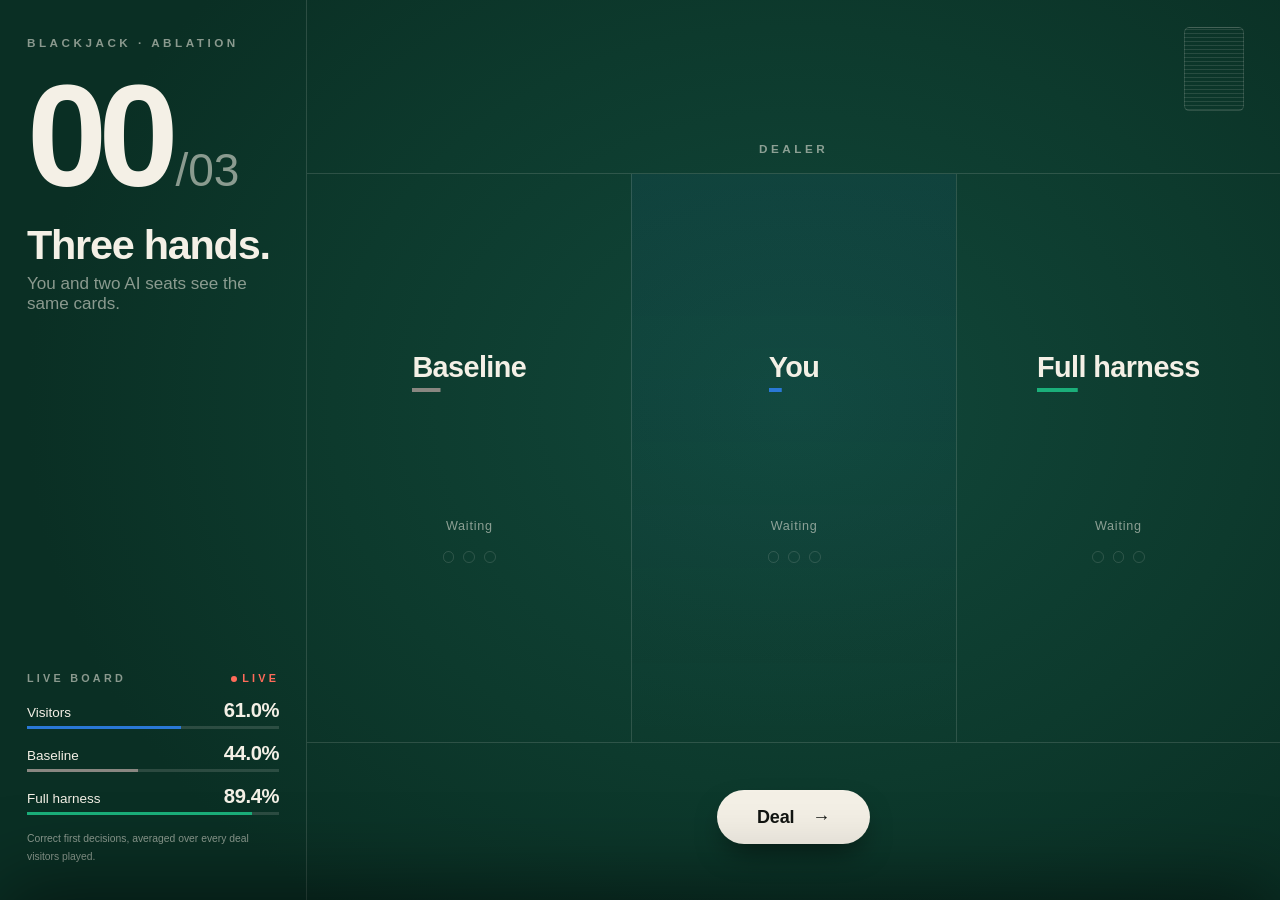
<file: demo/prototypes/c.html>
<!doctype html>
<html lang="en">
<head>
<meta charset="utf-8">
<meta name="viewport" content="width=device-width, initial-scale=1">
<title>Prototype C · Bold Minimal</title>
<style>
:root{
  --base:#898781; --full:#1baf7a; --you:#2a78d6;
  --felt:#0d3a2d; --felt-2:#0a2f24; --line:rgba(244,240,230,.14);
  --ivory:#f4f0e6; --ink:#121512; --mute:rgba(244,240,230,.55);
  --cw:clamp(56px, 7.4vmin, 150px);
  --ch:calc(var(--cw)*1.4);
  --sans:"Helvetica Neue",Helvetica,"Inter",Arial,system-ui,sans-serif;
}
*{box-sizing:border-box;margin:0;padding:0}
html,body{height:100%}
body{background:var(--felt);color:var(--ivory);font-family:var(--sans);overflow:hidden;-webkit-font-smoothing:antialiased}
.app{position:fixed;inset:0;display:grid;grid-template-columns:minmax(220px,24vw) 1fr;
  background:radial-gradient(ellipse 60% 70% at 62% 45%, #11473a, var(--felt) 60%, var(--felt-2))}

/* ---------- left rail ---------- */
.rail{border-right:1px solid var(--line);padding:4vmin 3vmin;display:flex;flex-direction:column;gap:3vmin}
.mark{font-weight:700;font-size:clamp(11px,1.3vmin,18px);letter-spacing:.3em;text-transform:uppercase;color:var(--mute)}
.count{font-weight:800;line-height:.85;font-size:clamp(70px,16vmin,260px);letter-spacing:-.06em;font-variant-numeric:tabular-nums}
.count small{margin-left:.12em;font-size:.32em;font-weight:500;color:var(--mute);letter-spacing:0}
.situ{min-height:5.5em}
.situ .big{font-weight:800;font-size:clamp(24px,4.6vmin,76px);line-height:1;letter-spacing:-.03em}
.situ .sub{font-size:clamp(13px,1.9vmin,30px);color:var(--mute);margin-top:.4em}
.situ > *{transition:opacity .4s, transform .4s}
.situ.out > *{opacity:0;transform:translateY(10px)}
.lb{margin-top:auto}
.lb h3{display:flex;justify-content:space-between;align-items:center;font-size:clamp(10px,1.2vmin,16px);letter-spacing:.3em;text-transform:uppercase;color:var(--mute);margin-bottom:1.6vmin;font-weight:600}
.lb h3 span:last-child{color:#ff6b5a}
.lb h3 span:last-child::before{content:"";display:inline-block;width:.55em;height:.55em;border-radius:50%;background:#ff6b5a;margin-right:.5em;animation:pulse 1.4s infinite}
@keyframes pulse{50%{opacity:.25}}
.lb .r{display:grid;grid-template-columns:1fr auto;align-items:baseline;margin-bottom:1.4vmin;font-size:clamp(12px,1.5vmin,22px)}
.lb .r b{font-size:1.5em;font-weight:800;font-variant-numeric:tabular-nums;letter-spacing:-.02em}
.lb .bar{grid-column:1/-1;height:3px;background:var(--line);margin-top:.5vmin}
.lb .bar i{display:block;height:100%;background:var(--c);transition:width 1.4s cubic-bezier(.2,.8,.2,1)}
.lb small{font-size:clamp(10px,1.15vmin,15px);color:var(--mute)}

/* ---------- main ---------- */
.main{display:grid;grid-template-rows:auto 1fr auto;min-height:0}
.dealer{display:flex;flex-direction:column;align-items:center;gap:1.4vmin;padding:4vmin 0 2vmin;position:relative}
.lbl{font-weight:700;font-size:clamp(11px,1.3vmin,18px);letter-spacing:.3em;text-transform:uppercase;color:var(--mute)}
.shoe{position:absolute;right:4vmin;top:3vmin;width:calc(var(--cw)*.9);height:calc(var(--ch)*.9);border-radius:calc(var(--cw)*.08);border:1px solid var(--line);
  background:repeating-linear-gradient(0deg,rgba(244,240,230,.12) 0 1px,transparent 1px 4px)}
.hand{display:flex;min-height:var(--ch);justify-content:center}
.hand{gap:calc(var(--cw)*.1)}
.seats{display:grid;grid-template-columns:1fr 1fr 1fr;border-top:1px solid var(--line);border-bottom:1px solid var(--line);min-height:0}
.seat{position:relative;display:flex;flex-direction:column;align-items:center;justify-content:center;gap:1.8vmin;padding:2.4vmin 1vmin;overflow:hidden}
.seat + .seat{border-left:1px solid var(--line)}
.seat.baseline{--c:var(--base)}.seat.you{--c:var(--you)}.seat.full{--c:var(--full)}
.seat.you{background:linear-gradient(rgba(42,120,214,.07),transparent)}
.seat h2{font-weight:800;font-size:clamp(18px,3.2vmin,54px);letter-spacing:-.02em;line-height:1;position:relative;padding-bottom:.35em}
.seat h2::after{content:"";position:absolute;left:0;right:0;bottom:0;height:4px;background:var(--c);transform-origin:left;transform:scaleX(.25);transition:transform .8s cubic-bezier(.2,.8,.2,1)}
.seat.active h2::after{transform:scaleX(1)}
.status{height:1.4em;font-size:clamp(11px,1.4vmin,20px);color:var(--mute);letter-spacing:.06em;display:flex;align-items:center;gap:.5em}
.status .bar{width:4em;height:2px;background:var(--line);position:relative;overflow:hidden}
.status .bar::after{content:"";position:absolute;inset:0;width:40%;background:var(--c);animation:slide 1s ease-in-out infinite}
@keyframes slide{from{transform:translateX(-100%)}to{transform:translateX(250%)}}
.dots{display:flex;gap:1vmin}
.dots i{width:clamp(10px,1.3vmin,20px);aspect-ratio:1;border-radius:50%;border:1.5px solid var(--line);transition:all .4s}
.dots i.done{background:var(--c);border-color:var(--c)}
/* reveal stack */
.stack{position:absolute;inset:0;display:flex;flex-direction:column;justify-content:center;gap:1.4vmin;padding:0 3vmin;pointer-events:none}
.stack .ln{display:grid;grid-template-columns:2.4em 1fr auto;align-items:center;perspective:600px;border-bottom:1px solid var(--line);padding-bottom:1vmin}
.stack .ln span{font-size:clamp(11px,1.3vmin,18px);color:var(--mute);font-weight:600;letter-spacing:.15em}
.stack .w{font-weight:800;font-size:clamp(22px,4.2vmin,72px);letter-spacing:-.03em;line-height:1;transform:rotateX(-90deg);transform-origin:50% 100%;opacity:0;transition:transform .6s cubic-bezier(.2,.9,.2,1),opacity .4s}
.stack .w.inv{font-style:italic;font-weight:500;color:#ff8f80}
.stack .w.on{transform:none;opacity:1}
.stack .ck{width:1.9em;height:1.9em;border-radius:50%;display:grid;place-items:center;font-weight:900;font-size:clamp(12px,1.8vmin,28px);transform:scale(0);transition:transform .45s cubic-bezier(.2,1.8,.4,1)}
.stack .ck.on{transform:scale(1)}
.stack .ck.ok{background:var(--ivory);color:#0d3a2d}.stack .ck.no{background:#e0483b;color:#fff}
.seat.revealing > :not(.stack){opacity:0;transform:translateY(-10px);transition:all .5s}

/* ---------- cards ---------- */
.card{position:relative;width:var(--cw);height:var(--ch);perspective:900px;flex:none}
.card .in{position:absolute;inset:0;transform-style:preserve-3d;transition:transform .6s cubic-bezier(.3,.7,.2,1)}
.card.down .in{transform:rotateY(180deg)}
.face{position:absolute;inset:0;border-radius:calc(var(--cw)*.07);backface-visibility:hidden;-webkit-backface-visibility:hidden;overflow:hidden}
.front{background:#fbfaf6;color:var(--ink);box-shadow:0 1px 0 rgba(255,255,255,.8) inset,0 12px 28px -8px rgba(0,0,0,.55),0 2px 4px rgba(0,0,0,.25)}
.front.red{color:#c8302a}
.front .rk{position:absolute;inset:0;display:flex;flex-direction:column;align-items:center;justify-content:center;font-weight:800;letter-spacing:-.05em;line-height:.9}
.front .rk b{font-size:calc(var(--cw)*.56)}
.front .rk i{font-style:normal;font-size:calc(var(--cw)*.28);margin-top:.12em}
.front .cn{position:absolute;left:8%;top:5%;font-weight:700;font-size:calc(var(--cw)*.15);line-height:1;text-align:center}
.front .cn.br{left:auto;top:auto;right:8%;bottom:5%;transform:rotate(180deg)}
.back{transform:rotateY(180deg);background:#123f32;box-shadow:0 12px 28px -8px rgba(0,0,0,.55);
  background-image:repeating-linear-gradient(45deg,rgba(214,190,130,.25) 0 1px,transparent 1px 6px)}
.back::after{content:"";position:absolute;inset:8%;border:1px solid rgba(214,190,130,.7);border-radius:calc(var(--cw)*.04)}

/* ---------- controls ---------- */
.controls{display:flex;justify-content:center;align-items:center;gap:2.6vmin;padding:3vmin 0 4vmin;min-height:calc(clamp(68px,10.5vmin,160px) + 7vmin)}
.chip{position:relative;width:clamp(68px,10.5vmin,160px);aspect-ratio:1;border-radius:50%;cursor:pointer;border:none;color:var(--ink);
  background:var(--ivory);box-shadow:inset 0 0 0 calc(clamp(68px,10.5vmin,160px)*.06) var(--ivory),inset 0 0 0 calc(clamp(68px,10.5vmin,160px)*.075) rgba(18,21,18,.25),0 14px 30px -10px rgba(0,0,0,.6);
  font-weight:800;font-size:clamp(12px,1.8vmin,26px);letter-spacing:-.01em;transition:transform .25s cubic-bezier(.2,.8,.2,1),background .25s,color .25s,opacity .3s}
.chip small{display:block;font-weight:600;font-size:.55em;letter-spacing:.2em;opacity:.45;margin-top:.3em}
.chip:hover{transform:translateY(-6px);background:var(--you);color:#fff;box-shadow:inset 0 0 0 calc(clamp(68px,10.5vmin,160px)*.06) var(--you),inset 0 0 0 calc(clamp(68px,10.5vmin,160px)*.075) rgba(255,255,255,.4),0 20px 40px -10px rgba(42,120,214,.6)}
.chip:disabled{opacity:.15;cursor:default;transform:none;background:var(--ivory);color:var(--ink)}
.cta{border:none;cursor:pointer;background:var(--ivory);color:var(--ink);font:800 clamp(14px,2vmin,30px)/1 var(--sans);letter-spacing:-.01em;padding:2vmin 4.4vmin;border-radius:999px;
  display:inline-flex;align-items:center;gap:1em;transition:transform .25s,gap .25s;box-shadow:0 14px 30px -10px rgba(0,0,0,.6)}
.cta::after{content:"→";font-weight:400}
.cta:hover{transform:translateY(-2px);gap:1.6em}
.hide{display:none!important}

/* ---------- results sheet ---------- */
.sheet{position:fixed;inset:6vh 0 0 0;z-index:30;background:var(--ivory);color:var(--ink);border-radius:2.4vmin 2.4vmin 0 0;overflow:auto;
  transform:translateY(102%);transition:transform 1s cubic-bezier(.16,1,.3,1);box-shadow:0 -30px 80px rgba(0,0,0,.5);
  display:grid;grid-template-columns:1fr minmax(220px,24vw);}
.sheet.on{transform:none}
.sheet-main{padding:5vmin 5vmin 4vmin}
.eyebrow{font-weight:700;font-size:clamp(11px,1.3vmin,18px);letter-spacing:.3em;text-transform:uppercase;color:#6b6a64}
.scores{display:flex;gap:6vmin;margin:2vmin 0 4vmin;flex-wrap:wrap}
.scores div{display:flex;flex-direction:column}
.scores span{font-weight:700;font-size:clamp(12px,1.6vmin,22px);color:#6b6a64}
.scores b{font-weight:800;font-size:clamp(56px,12vmin,200px);line-height:.85;letter-spacing:-.06em;color:var(--c);font-variant-numeric:tabular-nums}
.scores b small{font-size:.4em;color:#b3b0a6;letter-spacing:0}
.grid{display:grid;grid-template-columns:1.2fr 1fr 1fr 1fr 1fr}
.grid .h{font-weight:700;font-size:clamp(10px,1.2vmin,16px);letter-spacing:.2em;text-transform:uppercase;color:#8a887f;padding:1.2vmin 0;border-bottom:2px solid var(--ink)}
.row{display:contents;cursor:pointer}
.row > div{padding:2vmin 0;border-bottom:1px solid #d8d3c6;font-size:clamp(14px,2.2vmin,34px);font-weight:700;letter-spacing:-.01em;display:flex;align-items:center;gap:.4em;transition:background .2s}
.row:hover > div{background:#ece7da}
.row > div:first-child{padding-left:.4em}
.row > div:first-child::before{content:"+";font-weight:400;color:#8a887f;width:1em;transition:transform .3s}
.row.open > div:first-child::before{transform:rotate(45deg)}
.mc{font-weight:800;letter-spacing:-.03em}
.mc .r{color:#c8302a}.mc em{font-style:normal;font-weight:400;color:#8a887f;font-size:.7em;margin:0 .3em}
.ok::after{content:"✓";display:inline-grid;place-items:center;width:1.3em;height:1.3em;border-radius:50%;background:var(--full);color:#fff;font-size:.6em;margin-left:.3em}
.no::after{content:"✗";display:inline-grid;place-items:center;width:1.3em;height:1.3em;border-radius:50%;background:#e0483b;color:#fff;font-size:.6em;margin-left:.3em}
.inv{font-style:italic;font-weight:500;color:#b5463a}
.bs{color:#6b6a64}
.det{grid-column:1/-1;display:grid;grid-template-rows:0fr;transition:grid-template-rows .6s cubic-bezier(.16,1,.3,1)}
.det.open{grid-template-rows:1fr}
.det > div{overflow:hidden}
.dg{display:grid;grid-template-columns:1fr 1fr 1.1fr;gap:4vmin;padding:3vmin 0 4vmin;border-bottom:1px solid #d8d3c6}
.why h4{font-weight:800;font-size:clamp(13px,1.7vmin,24px);margin-bottom:.6em;display:flex;align-items:center;gap:.5em}
.why h4::before{content:"";width:.7em;height:.7em;border-radius:50%;background:var(--c)}
.why p{font-size:clamp(13px,1.6vmin,22px);line-height:1.5;color:#33352f}
.odds .bn{font-weight:800;font-size:clamp(40px,7vmin,110px);line-height:.9;letter-spacing:-.05em}
.odds .cap{font-size:clamp(11px,1.3vmin,18px);color:#6b6a64;font-weight:600;letter-spacing:.05em;margin:.4em 0 1.6em}
.stackbar{display:flex;height:clamp(26px,4vmin,56px);border-radius:4px;overflow:hidden;background:#e6e1d4}
.stackbar i{display:flex;align-items:center;justify-content:center;font-style:normal;font-weight:700;font-size:clamp(10px,1.2vmin,16px);color:#fff;width:0;transition:width .9s cubic-bezier(.16,1,.3,1);overflow:hidden;white-space:nowrap}
.legend{display:flex;justify-content:space-between;margin-top:.6em;font-size:clamp(10px,1.2vmin,16px);color:#6b6a64}
.side{background:var(--ink);color:var(--ivory);padding:5vmin 3vmin;display:flex;flex-direction:column;gap:2vmin}
.side .lb{margin-top:0}
.side .cta{margin-top:auto;justify-content:center}
@media (max-aspect-ratio:4/3){.sheet{grid-template-columns:1fr}.dg{grid-template-columns:1fr}.app{grid-template-columns:1fr}.rail{display:none}}
</style>
</head>
<body>
<div class="app">
  <aside class="rail">
    <div class="mark">Blackjack · Ablation</div>
    <div class="count" id="count">00<small>/03</small></div>
    <div class="situ" id="situ"><div class="big">Three hands.</div><div class="sub">You and two AI seats see the same cards.</div></div>
    <div class="lb" id="lb"></div>
  </aside>
  <main class="main">
    <div class="dealer"><div class="shoe" id="shoe"></div><div class="hand" id="dealerHand"></div><div class="lbl">Dealer</div></div>
    <div class="seats">
      <section class="seat baseline" id="seat-baseline"><h2>Baseline</h2><div class="hand" id="h-baseline"></div><div class="status" id="s-baseline">Waiting</div><div class="dots" id="d-baseline"><i></i><i></i><i></i></div></section>
      <section class="seat you" id="seat-you"><h2>You</h2><div class="hand" id="h-you"></div><div class="status" id="s-you">Waiting</div><div class="dots" id="d-you"><i></i><i></i><i></i></div></section>
      <section class="seat full" id="seat-full"><h2>Full harness</h2><div class="hand" id="h-full"></div><div class="status" id="s-full">Waiting</div><div class="dots" id="d-full"><i></i><i></i><i></i></div></section>
    </div>
    <div class="controls">
      <button class="cta" id="dealBtn">Deal</button>
      <button class="chip hide" data-a="Hit">Hit<small>H</small></button>
      <button class="chip hide" data-a="Stand">Stand<small>S</small></button>
      <button class="chip hide" data-a="Double">Double<small>D</small></button>
      <button class="chip hide" data-a="Split">Split<small>P</small></button>
      <button class="cta hide" id="nextBtn">Next hand</button>
      <button class="cta hide" id="revealBtn">Reveal</button>
    </div>
  </main>
</div>

<section class="sheet" id="sheet">
  <div class="sheet-main">
    <div class="eyebrow">Results</div>
    <div class="scores" id="scores"></div>
    <div class="grid" id="grid"></div>
  </div>
  <aside class="side"><div class="lb" id="lb2"></div><button class="cta" id="again">Play again</button></aside>
</section>

<script>
const HANDS = [
  { player:[["10","♠"],["6","♥"]], up:["10","♦"], hole:["7","♣"], big:"Hard 16", basic:"Hit",
    baseline:{action:"Stand", text:"I have 16, which is a weak hand. If I hit, any card 6 or higher busts me. The dealer might bust too, so standing is the safer play. Action: STAND"},
    full:{action:"Hit", text:"The probability tool puts my bust chance at 61.5% if I hit, but standing on 16 only wins when the dealer busts, and with a 10 up that happens just 22.7% of the time. Strategy information: hit hard 12–16 against 7 or higher. Self-check: agrees. Action: HIT"},
    odds:{bust:61.5, dealer:{"17":12.4,"18":12.3,"19":12.3,"20":36.8,"21":3.5,"Bust":22.7}} },
  { player:[["8","♣"],["8","♦"]], up:["6","♠"], hole:["K","♥"], big:"Pair of 8s", basic:"Split",
    baseline:{action:"Split", text:"A pair of 8s makes 16, the worst total. Splitting gives me two hands that start at 8 against a weak dealer 6. Action: SPLIT"},
    full:{action:"Split", text:"Always split 8s. The dealer's 6 busts 42.3% of the time, so two hands starting from 8 beat one stiff 16. Bust chance if I hit instead: 61.5%. Self-check: consistent with the strategy information. Action: SPLIT"},
    odds:{bust:61.5, dealer:{"17":16.5,"18":10.6,"19":10.7,"20":10.2,"21":9.7,"Bust":42.3}} },
  { player:[["A","♥"],["7","♣"]], up:["3","♥"], hole:["9","♠"], big:"Soft 18", basic:"Double",
    baseline:{action:null, text:"Soft 18 is a pretty good hand. I could stand, but the dealer has a 3, so there is some chance they make a strong hand. I think the best move depends on the casino rules and how I feel about risk."},
    full:{action:"Double", text:"Soft 18 cannot bust on one card: bust chance 0%. The dealer's 3 busts 37.2% of the time. Strategy information: double soft 17–18 against 3–6 when allowed. Self-check: doubling adds value at zero bust risk. Action: DOUBLE"},
    odds:{bust:0, dealer:{"17":13.1,"18":13.4,"19":12.6,"20":12.1,"21":11.6,"Bust":37.2}} },
];
const BOARD = { deals:141, visitors:61.0, baseline:44.0, full:89.4 };

const $ = s => document.querySelector(s), $$ = s => [...document.querySelectorAll(s)];
const wait = ms => new Promise(r => setTimeout(r, ms));
const red = s => s==="♥"||s==="♦";
const correct = (a,h) => a === h.basic;
const SEATS = ["baseline","you","full"];

function cardEl([r,s], down=true){
  const c = document.createElement("div"); c.className = "card" + (down?" down":"");
  c.innerHTML = `<div class="in"><div class="face front ${red(s)?"red":""}"><div class="cn">${r}<br>${s}</div><div class="rk"><b>${r}</b><i>${s}</i></div><div class="cn br">${r}<br>${s}</div></div><div class="face back"></div></div>`;
  return c;
}
function fly(el, fromEl, {dur=700, delay=0}={}){
  const a = fromEl.getBoundingClientRect(), b = el.getBoundingClientRect();
  const dx = a.left - b.left, dy = a.top - b.top;
  return el.animate([
    {transform:`translate(${dx}px,${dy}px) rotate(8deg)`, opacity:0},
    {opacity:1, offset:.1},
    {transform:`translate(${dx*.15}px,${dy*.15 - 18}px) rotate(-2deg) scale(1.06)`, offset:.75},
    {transform:"none", opacity:1}
  ], {duration:dur, delay, easing:"cubic-bezier(.22,1,.36,1)", fill:"backwards"}).finished;
}
function board(el, v){
  el.innerHTML = `<h3><span>Live board</span><span>Live</span></h3>` +
    [["Visitors",v,"var(--you)"],["Baseline",BOARD.baseline,"var(--base)"],["Full harness",BOARD.full,"var(--full)"]]
    .map(([n,p,c])=>`<div class="r" style="--c:${c}"><span>${n}</span><b>${p.toFixed(1)}%</b><div class="bar"><i style="width:0" data-w="${p}"></i></div></div>`).join("") +
    `<small>Correct first decisions, averaged over every deal visitors played.</small>`;
  requestAnimationFrame(()=>requestAnimationFrame(()=>el.querySelectorAll(".bar i").forEach(i=>i.style.width=i.dataset.w+"%")));
}
board($("#lb"), BOARD.visitors);

let idx = -1, picks = [];
const chips = $$(".chip");
const status = (s, html) => $("#s-"+s).innerHTML = html;

async function setSitu(big, sub){
  const el = $("#situ"); el.classList.add("out"); await wait(350);
  el.innerHTML = `<div class="big">${big}</div><div class="sub">${sub}</div>`;
  el.offsetWidth; el.classList.remove("out");
}
async function clear(){
  const cards = $$(".card");
  await Promise.all(cards.map((c,i)=>c.animate([{transform:"none",opacity:1},{transform:"translateY(-30px) scale(.96)",opacity:0}],{duration:380,delay:i*25,easing:"ease-in",fill:"forwards"}).finished));
  cards.forEach(c=>c.remove());
}
async function playHand(){
  idx++;
  const h = HANDS[idx];
  $("#count").innerHTML = `0${idx+1}<small>/03</small>`;
  $("#count").animate([{transform:"translateY(20px)",opacity:0},{transform:"none",opacity:1}],{duration:500,easing:"cubic-bezier(.2,.8,.2,1)"});
  setSitu(h.big, `against a dealer ${h.up[0]}`);
  SEATS.forEach(s=>{ $("#seat-"+s).classList.add("active"); status(s,""); });
  let t = 0; const jobs = [];
  for(let r=0;r<2;r++){
    for(const s of SEATS){ const c = cardEl(h.player[r]); $("#h-"+s).appendChild(c); jobs.push(fly(c,$("#shoe"),{delay:t}).then(()=>c.classList.remove("down"))); t+=170; }
    const d = cardEl(r===0?h.up:h.hole); $("#dealerHand").appendChild(d); jobs.push(fly(d,$("#shoe"),{delay:t}).then(()=>{ if(r===0) d.classList.remove("down"); })); t+=170;
  }
  await Promise.all(jobs);
  const pair = h.player[0][0]===h.player[1][0];
  ["baseline","full"].forEach(s=>status(s,`<span class="bar"></span> Thinking`));
  status("you","Your decision");
  chips.forEach((c,i)=>{ c.classList.remove("hide"); c.disabled = c.dataset.a==="Split" && !pair;
    c.animate([{transform:"translateY(24px)",opacity:0},{transform:"none",opacity:c.disabled?.15:1}],{duration:500,delay:i*60,easing:"cubic-bezier(.2,.8,.2,1)",fill:"backwards"}); });
  [["baseline",1000],["full",1600]].forEach(([s,d])=>setTimeout(()=>{ status(s,"Answer locked"); $("#d-"+s).children[idx].classList.add("done"); }, d));
}
function choose(a){
  const btn = chips.find(c=>c.dataset.a===a);
  if(idx<0 || picks[idx] || !btn || btn.disabled || btn.classList.contains("hide")) return;
  picks[idx] = a;
  status("you", `You chose <b style="color:var(--ivory)">${a}</b>`);
  $("#d-you").children[idx].classList.add("done");
  btn.animate([{transform:"none"},{transform:"scale(1.15)"},{transform:"scale(.9)",opacity:0}],{duration:450,easing:"cubic-bezier(.2,.8,.2,1)"}).finished.then(()=>{
    chips.forEach(c=>c.classList.add("hide"));
    (idx<2 ? $("#nextBtn") : $("#revealBtn")).classList.remove("hide");
  });
}
chips.forEach(c=>c.addEventListener("click",()=>choose(c.dataset.a)));
addEventListener("keydown", e=>{ const m = {h:"Hit",s:"Stand",d:"Double",p:"Split"}[e.key.toLowerCase()]; if(m) choose(m); });

$("#dealBtn").onclick = ()=>{ $("#dealBtn").classList.add("hide"); playHand(); };
$("#nextBtn").onclick = async ()=>{ $("#nextBtn").classList.add("hide"); await clear(); playHand(); };
$("#revealBtn").onclick = async ()=>{
  $("#revealBtn").classList.add("hide");
  setSitu("The reveal.", "Same three deals. Who played them right?");
  await clear();
  SEATS.forEach(s=>{
    const seat = $("#seat-"+s); seat.classList.add("revealing");
    const st = document.createElement("div"); st.className = "stack";
    st.innerHTML = HANDS.map((h,i)=>{ const a = s==="you"?picks[i]:h[s].action;
      return `<div class="ln"><span>H${i+1}</span><div class="w ${a?"":"inv"}">${a ?? "invalid"}</div><div class="ck ${correct(a,h)?"ok":"no"}">${correct(a,h)?"✓":"✗"}</div></div>`; }).join("");
    seat.appendChild(st);
  });
  await wait(500);
  for(let i=0;i<3;i++){
    for(const s of SEATS){ $("#seat-"+s).querySelectorAll(".w")[i].classList.add("on"); await wait(160); }
    await wait(200);
    for(const s of SEATS){ $("#seat-"+s).querySelectorAll(".ck")[i].classList.add("on"); }
    await wait(450);
  }
  await wait(900);
  showResults();
};

function showResults(){
  const sc = s => HANDS.filter((h,i)=>correct(s==="you"?picks[i]:h[s].action,h)).length;
  $("#scores").innerHTML = [["You","you","var(--you)"],["Baseline","baseline","var(--base)"],["Full harness","full","var(--full)"]]
    .map(([n,k,c])=>`<div style="--c:${c}"><span>${n}</span><b>${sc(k)}<small>/3</small></b></div>`).join("");
  const mc = h => `<span class="mc">${h.player.map(([r,s])=>`<span class="${red(s)?"r":""}">${r}${s}</span>`).join(" ")}<em>vs</em><span class="${red(h.up[1])?"r":""}">${h.up[0]}${h.up[1]}</span></span>`;
  const cell = (a,h) => a ? `<div><span class="${correct(a,h)?"ok":"no"}">${a}</span></div>` : `<div><span class="inv no">invalid</span></div>`;
  const COLS = {"17":"#6f8f84","18":"#4f7d6e","19":"#2f6b58","20":"#1baf7a","21":"#0e8a5c","Bust":"#e0483b"};
  $("#grid").innerHTML = `<div class="h">Hand</div><div class="h">You</div><div class="h">Baseline</div><div class="h">Full harness</div><div class="h">Basic strategy</div>` +
    HANDS.map((h,i)=>`<div class="row" data-i="${i}"><div>${mc(h)}</div>${cell(picks[i],h)}${cell(h.baseline.action,h)}${cell(h.full.action,h)}<div class="bs">${h.basic}</div></div>
    <div class="det" id="det${i}"><div><div class="dg">
      <div class="why" style="--c:var(--base)"><h4>Baseline said ${h.baseline.action ?? "nothing valid"}</h4><p>${h.baseline.text}</p></div>
      <div class="why" style="--c:var(--full)"><h4>Full harness said ${h.full.action}</h4><p>${h.full.text}</p></div>
      <div class="odds"><div class="bn">${h.odds.bust.toFixed(1)}%</div><div class="cap">chance to bust if you hit · what the full harness saw</div>
        <div class="stackbar">${Object.entries(h.odds.dealer).map(([k,v])=>`<i style="background:${COLS[k]}" data-w="${v}">${v>=8?k:""}</i>`).join("")}</div>
        <div class="legend"><span>Dealer final total with ${h.up[0]} up</span><span>bust ${h.odds.dealer.Bust}%</span></div></div>
    </div></div></div>`).join("");
  $$(".row").forEach(r=>r.onclick=()=>{
    const d = $("#det"+r.dataset.i), open = !d.classList.contains("open");
    d.classList.toggle("open",open); r.classList.toggle("open",open);
    d.querySelectorAll(".stackbar i").forEach(i=>i.style.width = open ? i.dataset.w+"%" : "0");
  });
  const nv = (BOARD.visitors*BOARD.deals/100 + sc("you"))/(BOARD.deals+3)*100;
  $("#sheet").classList.add("on");
  setTimeout(()=>{ board($("#lb2"), nv); board($("#lb"), nv);
    $$("#scores b").forEach((b,i)=>b.animate([{transform:"translateY(40px)",opacity:0},{transform:"none",opacity:1}],{duration:700,delay:i*120,easing:"cubic-bezier(.16,1,.3,1)",fill:"backwards"})); }, 500);
  $("#again").onclick = ()=>location.reload();
}
</script>
</body>
</html>
</file>
